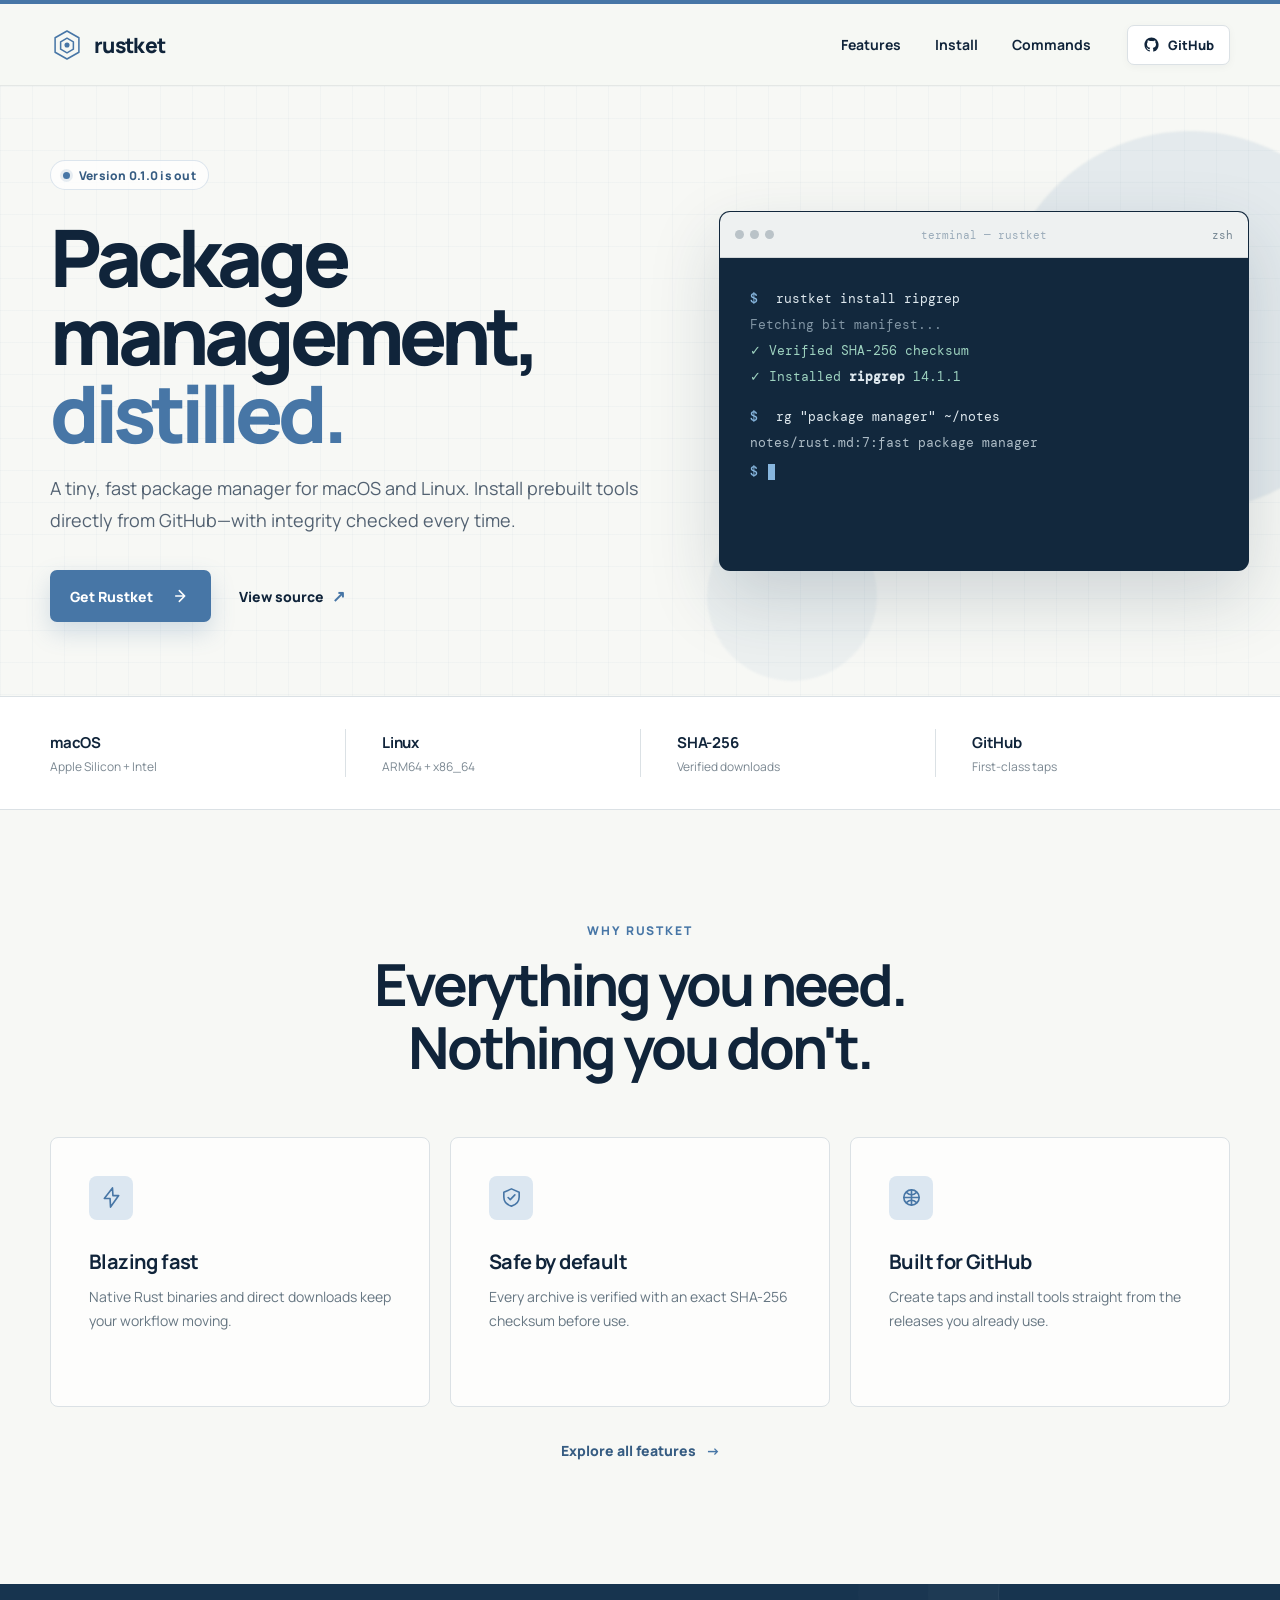
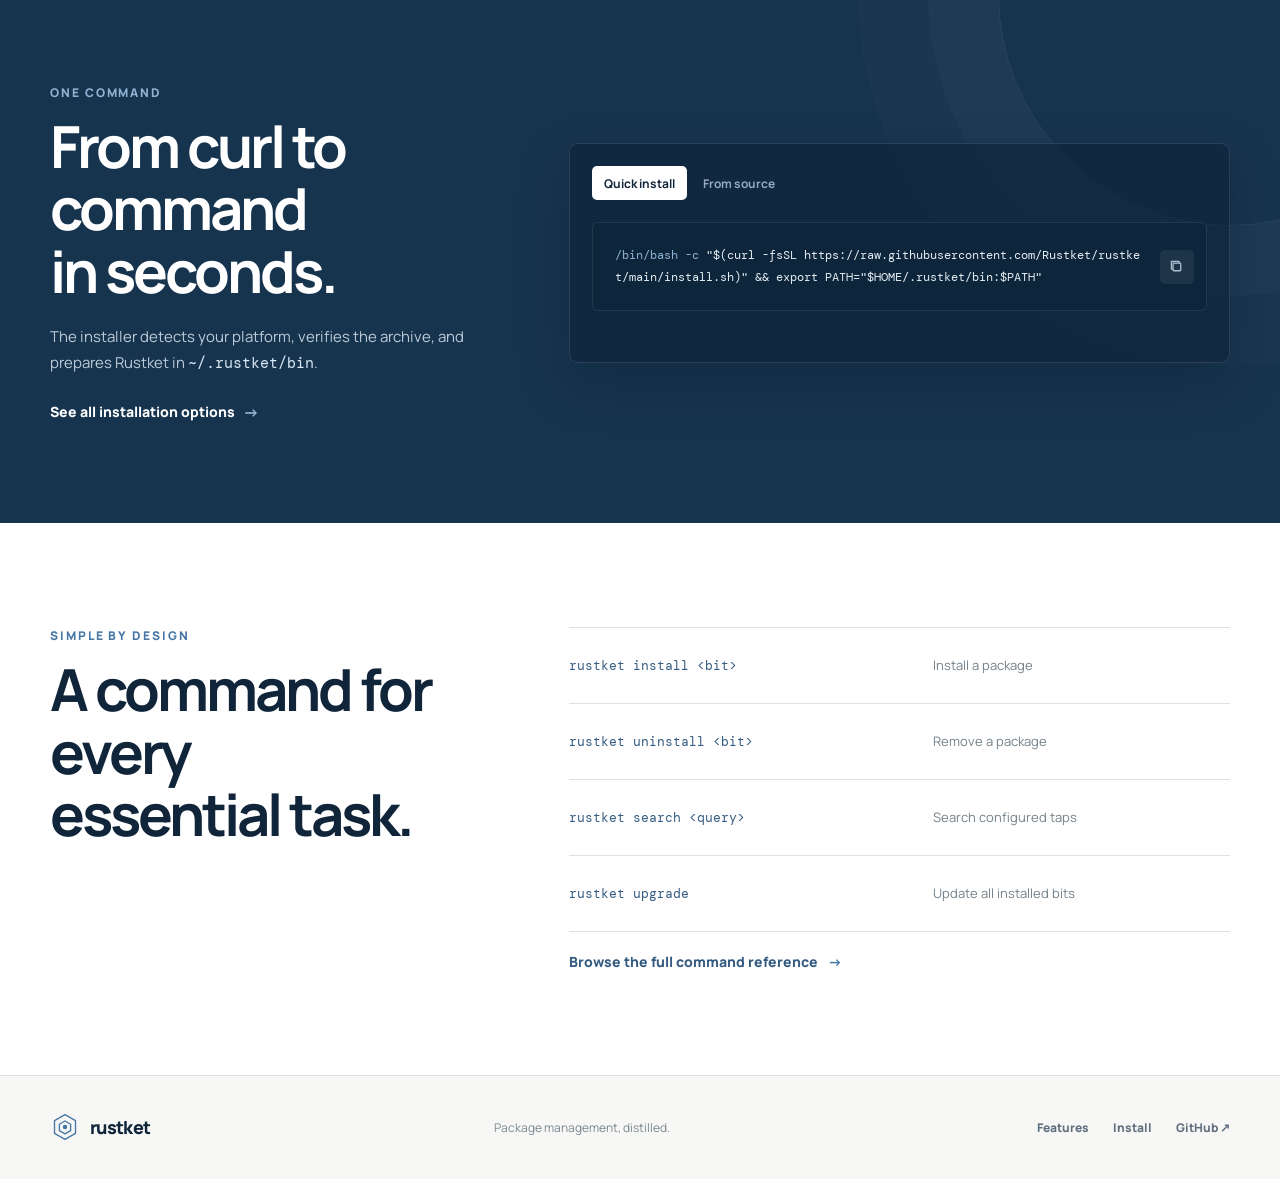
<file: index.html>
<!doctype html>
<html lang="en">
  <head>
    <meta charset="UTF-8" />
    <meta name="viewport" content="width=device-width, initial-scale=1.0" />
    <meta
      name="description"
      content="Rustket is a tiny, fast package manager for macOS and Linux."
    />
    <title>Rustket — Package management, distilled</title>
    <link rel="preconnect" href="https://fonts.googleapis.com" />
    <link rel="preconnect" href="https://fonts.gstatic.com" crossorigin />
    <link
      href="https://fonts.googleapis.com/css2?family=DM+Mono:wght@400;500&family=Manrope:wght@400;500;600;700;800&display=swap"
      rel="stylesheet"
    />
    <link rel="stylesheet" href="styles.css" />
  </head>
  <body>
    <div class="top-rule"></div>

    <header class="nav-shell">
      <nav class="nav container" aria-label="Main navigation">
        <a class="brand" href="#" aria-label="Rustket home">
          <span class="brand-mark" aria-hidden="true">
            <svg viewBox="0 0 40 40" role="img">
              <path d="M20 3.5 34 11.5v17L20 36.5 6 28.5v-17L20 3.5Z" />
              <path d="m20 12 7.5 4.3v8.6L20 29.2l-7.5-4.3v-8.6L20 12Z" />
              <circle cx="20" cy="20" r="3" />
            </svg>
          </span>
          <span>rustket</span>
        </a>

        <div class="nav-links">
          <a href="features.html">Features</a>
          <a href="install.html">Install</a>
          <a href="commands.html">Commands</a>
        </div>

        <a
          class="github-button"
          href="https://github.com/Rustket/rustket"
          target="_blank"
          rel="noreferrer"
        >
          <svg viewBox="0 0 24 24" aria-hidden="true">
            <path
              d="M12 2C6.48 2 2 6.58 2 12.23c0 4.52 2.87 8.35 6.84 9.71.5.1.68-.22.68-.49 0-.24-.01-1.05-.01-1.91-2.78.62-3.37-1.21-3.37-1.21-.45-1.18-1.11-1.49-1.11-1.49-.91-.64.07-.62.07-.62 1 .07 1.53 1.05 1.53 1.05.89 1.57 2.34 1.12 2.91.85.09-.66.35-1.12.63-1.38-2.22-.26-4.55-1.14-4.55-5.08 0-1.12.39-2.04 1.03-2.76-.1-.26-.45-1.31.1-2.72 0 0 .84-.28 2.75 1.05A9.3 9.3 0 0 1 12 6.99c.85 0 1.68.12 2.48.34 1.91-1.33 2.75-1.05 2.75-1.05.55 1.41.2 2.46.1 2.72.64.72 1.03 1.64 1.03 2.76 0 3.95-2.34 4.81-4.57 5.07.36.32.68.94.68 1.9 0 1.38-.01 2.49-.01 2.83 0 .27.18.59.69.49A10.2 10.2 0 0 0 22 12.23C22 6.58 17.52 2 12 2Z"
            />
          </svg>
          <span>GitHub</span>
        </a>
      </nav>
    </header>

    <main>
      <section class="hero">
        <div class="hero-grid container">
          <div class="hero-copy">
            <div class="eyebrow">
              <span class="status-dot"></span>
              Version 0.1.0 is out
            </div>
            <h1>Package management,<br /><em>distilled.</em></h1>
            <p class="hero-lede">
              A tiny, fast package manager for macOS and Linux.
              Install prebuilt tools directly from GitHub—with integrity checked
              every time.
            </p>
            <div class="hero-actions">
              <a class="primary-button" href="install.html">
                Get Rustket
                <svg viewBox="0 0 20 20" aria-hidden="true">
                  <path d="m7 4 6 6-6 6M13 10H3" />
                </svg>
              </a>
              <a
                class="text-button"
                href="https://github.com/Rustket/rustket"
                target="_blank"
                rel="noreferrer"
              >
                View source
                <span aria-hidden="true">↗</span>
              </a>
            </div>
          </div>

          <div class="terminal-wrap" aria-label="Rustket terminal example">
            <div class="orb orb-one"></div>
            <div class="orb orb-two"></div>
            <div class="terminal">
              <div class="terminal-bar">
                <div class="window-dots" aria-hidden="true">
                  <span></span><span></span><span></span>
                </div>
                <span>terminal — rustket</span>
                <span class="terminal-shell">zsh</span>
              </div>
              <div class="terminal-body">
                <div class="terminal-line"><span class="prompt">$</span> rustket install ripgrep</div>
                <div class="terminal-line muted">Fetching bit manifest...</div>
                <div class="terminal-line success">✓ Verified SHA-256 checksum</div>
                <div class="terminal-line success">✓ Installed <strong>ripgrep</strong> 14.1.1</div>
                <div class="terminal-line command-space"><span class="prompt">$</span> rg "package manager" ~/notes</div>
                <div class="terminal-result">notes/rust.md:7:fast package manager</div>
                <div class="terminal-cursor"><span class="prompt">$</span><span class="cursor"></span></div>
              </div>
            </div>
          </div>
        </div>
      </section>

      <section class="proof-strip" aria-label="Rustket highlights">
        <div class="proof container">
          <div><strong>macOS</strong><span>Apple Silicon + Intel</span></div>
          <div><strong>Linux</strong><span>ARM64 + x86_64</span></div>
          <div><strong>SHA-256</strong><span>Verified downloads</span></div>
          <div><strong>GitHub</strong><span>First-class taps</span></div>
        </div>
      </section>

      <section class="features" id="features">
        <div class="container">
          <div class="section-heading">
            <p class="section-kicker">Why Rustket</p>
            <h2>Everything you need.<br />Nothing you don't.</h2>
          </div>

          <div class="feature-grid">
            <article class="feature-card">
              <div class="feature-icon">
                <svg viewBox="0 0 24 24" aria-hidden="true">
                  <path d="M13 2 4.5 13h6L11 22l8.5-12h-6L13 2Z" />
                </svg>
              </div>
              <h3>Blazing fast</h3>
              <p>Native Rust binaries and direct downloads keep your workflow moving.</p>
            </article>
            <article class="feature-card">
              <div class="feature-icon">
                <svg viewBox="0 0 24 24" aria-hidden="true">
                  <path d="M12 3 4 6.5v5.1c0 4.8 3.4 8.1 8 9.4 4.6-1.3 8-4.6 8-9.4V6.5L12 3Z" />
                  <path d="m8.5 12 2.2 2.2 4.8-5" />
                </svg>
              </div>
              <h3>Safe by default</h3>
              <p>Every archive is verified with an exact SHA-256 checksum before use.</p>
            </article>
            <article class="feature-card">
              <div class="feature-icon">
                <svg viewBox="0 0 24 24" aria-hidden="true">
                  <circle cx="12" cy="12" r="8" />
                  <path d="M12 4v16M4 12h16" />
                  <path d="M7 7c3 2.8 7 2.8 10 0M7 17c3-2.8 7-2.8 10 0" />
                </svg>
              </div>
              <h3>Built for GitHub</h3>
              <p>Create taps and install tools straight from the releases you already use.</p>
            </article>
          </div>
          <a class="section-link" href="features.html">
            Explore all features <span aria-hidden="true">→</span>
          </a>
        </div>
      </section>

      <section class="install-section" id="install">
        <div class="container install-grid">
          <div class="install-copy">
            <p class="section-kicker">One command</p>
            <h2>From curl to command<br />in seconds.</h2>
            <p>
              The installer detects your platform, verifies the archive, and
              prepares Rustket in <code>~/.rustket/bin</code>.
            </p>
            <a
              class="text-button dark"
              href="install.html"
            >
              See all installation options <span aria-hidden="true">→</span>
            </a>
          </div>

          <div class="install-card">
            <div class="install-tabs" role="tablist" aria-label="Installation options">
              <button class="install-tab active" role="tab" aria-selected="true" data-target="curl">
                Quick install
              </button>
              <button class="install-tab" role="tab" aria-selected="false" data-target="cargo">
                From source
              </button>
            </div>
            <div class="code-block active" id="curl" role="tabpanel">
              <code><span>/bin/bash -c</span> "$(curl -fsSL https://raw.githubusercontent.com/Rustket/rustket/main/install.sh)" && export PATH="$HOME/.rustket/bin:$PATH"</code>
              <button class="copy-button" type="button" data-copy="/bin/bash -c &quot;$(curl -fsSL https://raw.githubusercontent.com/Rustket/rustket/main/install.sh)&quot; &amp;&amp; export PATH=&quot;$HOME/.rustket/bin:$PATH&quot;" aria-label="Copy install command">
                <svg viewBox="0 0 20 20" aria-hidden="true">
                  <rect x="6" y="6" width="9" height="9" rx="1" />
                  <path d="M13 6V4H4v9h2" />
                </svg>
              </button>
            </div>
            <div class="code-block" id="cargo" role="tabpanel" hidden>
              <code><span>cargo install</span> --git https://github.com/Rustket/rustket.git</code>
              <button class="copy-button" type="button" data-copy="cargo install --git https://github.com/Rustket/rustket.git" aria-label="Copy source install command">
                <svg viewBox="0 0 20 20" aria-hidden="true">
                  <rect x="6" y="6" width="9" height="9" rx="1" />
                  <path d="M13 6V4H4v9h2" />
                </svg>
              </button>
            </div>
            <p class="copy-status" aria-live="polite"></p>
          </div>
        </div>
      </section>

      <section class="commands" id="commands">
        <div class="container commands-grid">
          <div>
            <p class="section-kicker">Simple by design</p>
            <h2>A command for every<br />essential task.</h2>
          </div>
          <div class="command-list">
            <div><code>rustket install &lt;bit&gt;</code><span>Install a package</span></div>
            <div><code>rustket uninstall &lt;bit&gt;</code><span>Remove a package</span></div>
            <div><code>rustket search &lt;query&gt;</code><span>Search configured taps</span></div>
            <div><code>rustket upgrade</code><span>Update all installed bits</span></div>
          </div>
          <a class="section-link command-section-link" href="commands.html">
                Browse the full command reference <span aria-hidden="true">→</span>
          </a>
        </div>
      </section>
    </main>

    <footer>
      <div class="container footer-inner">
        <a class="brand footer-brand" href="index.html">
          <span class="brand-mark" aria-hidden="true">
            <svg viewBox="0 0 40 40">
              <path d="M20 3.5 34 11.5v17L20 36.5 6 28.5v-17L20 3.5Z" />
              <path d="m20 12 7.5 4.3v8.6L20 29.2l-7.5-4.3v-8.6L20 12Z" />
              <circle cx="20" cy="20" r="3" />
            </svg>
          </span>
          <span>rustket</span>
        </a>
        <p>Package management, distilled.</p>
        <a href="features.html">Features</a>
        <a href="install.html">Install</a>
        <a href="https://github.com/Rustket/rustket" target="_blank" rel="noreferrer">GitHub ↗</a>
      </div>
    </footer>

    <script src="script.js"></script>
  </body>
</html>
</file>
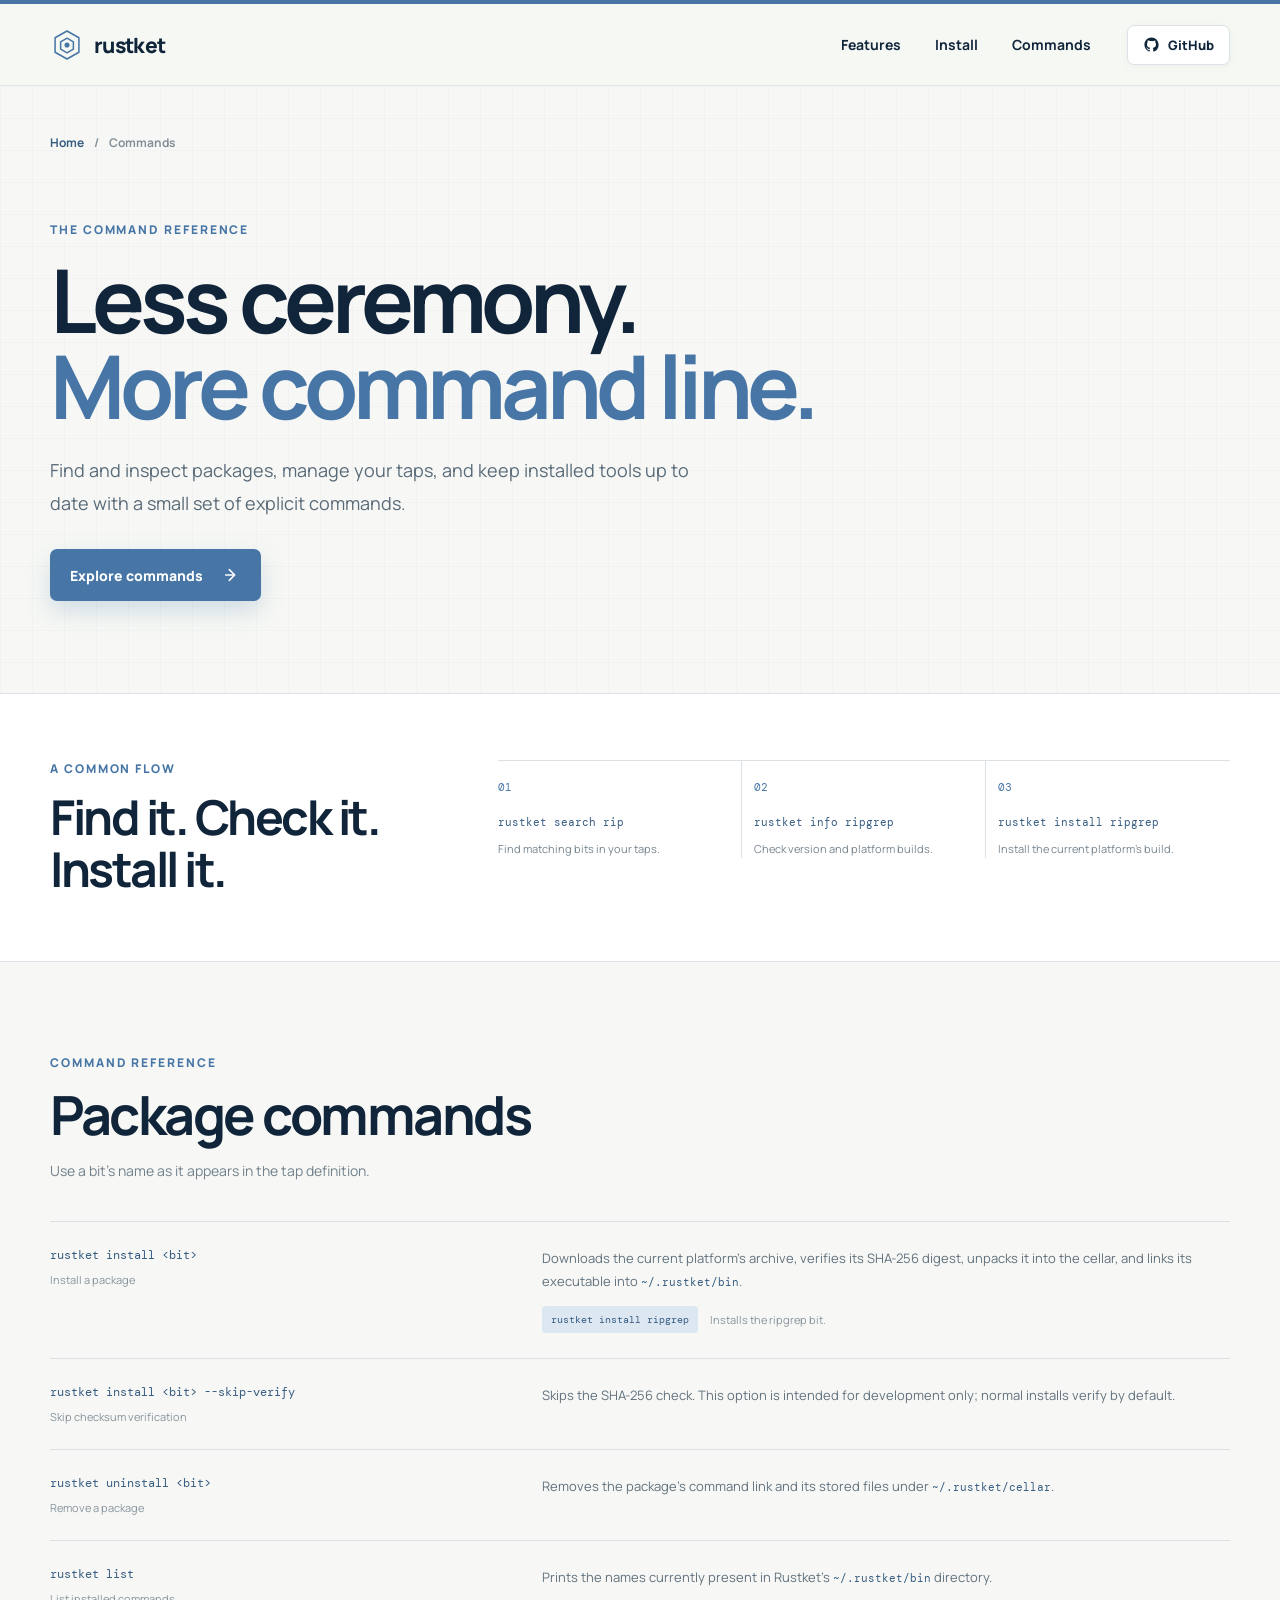
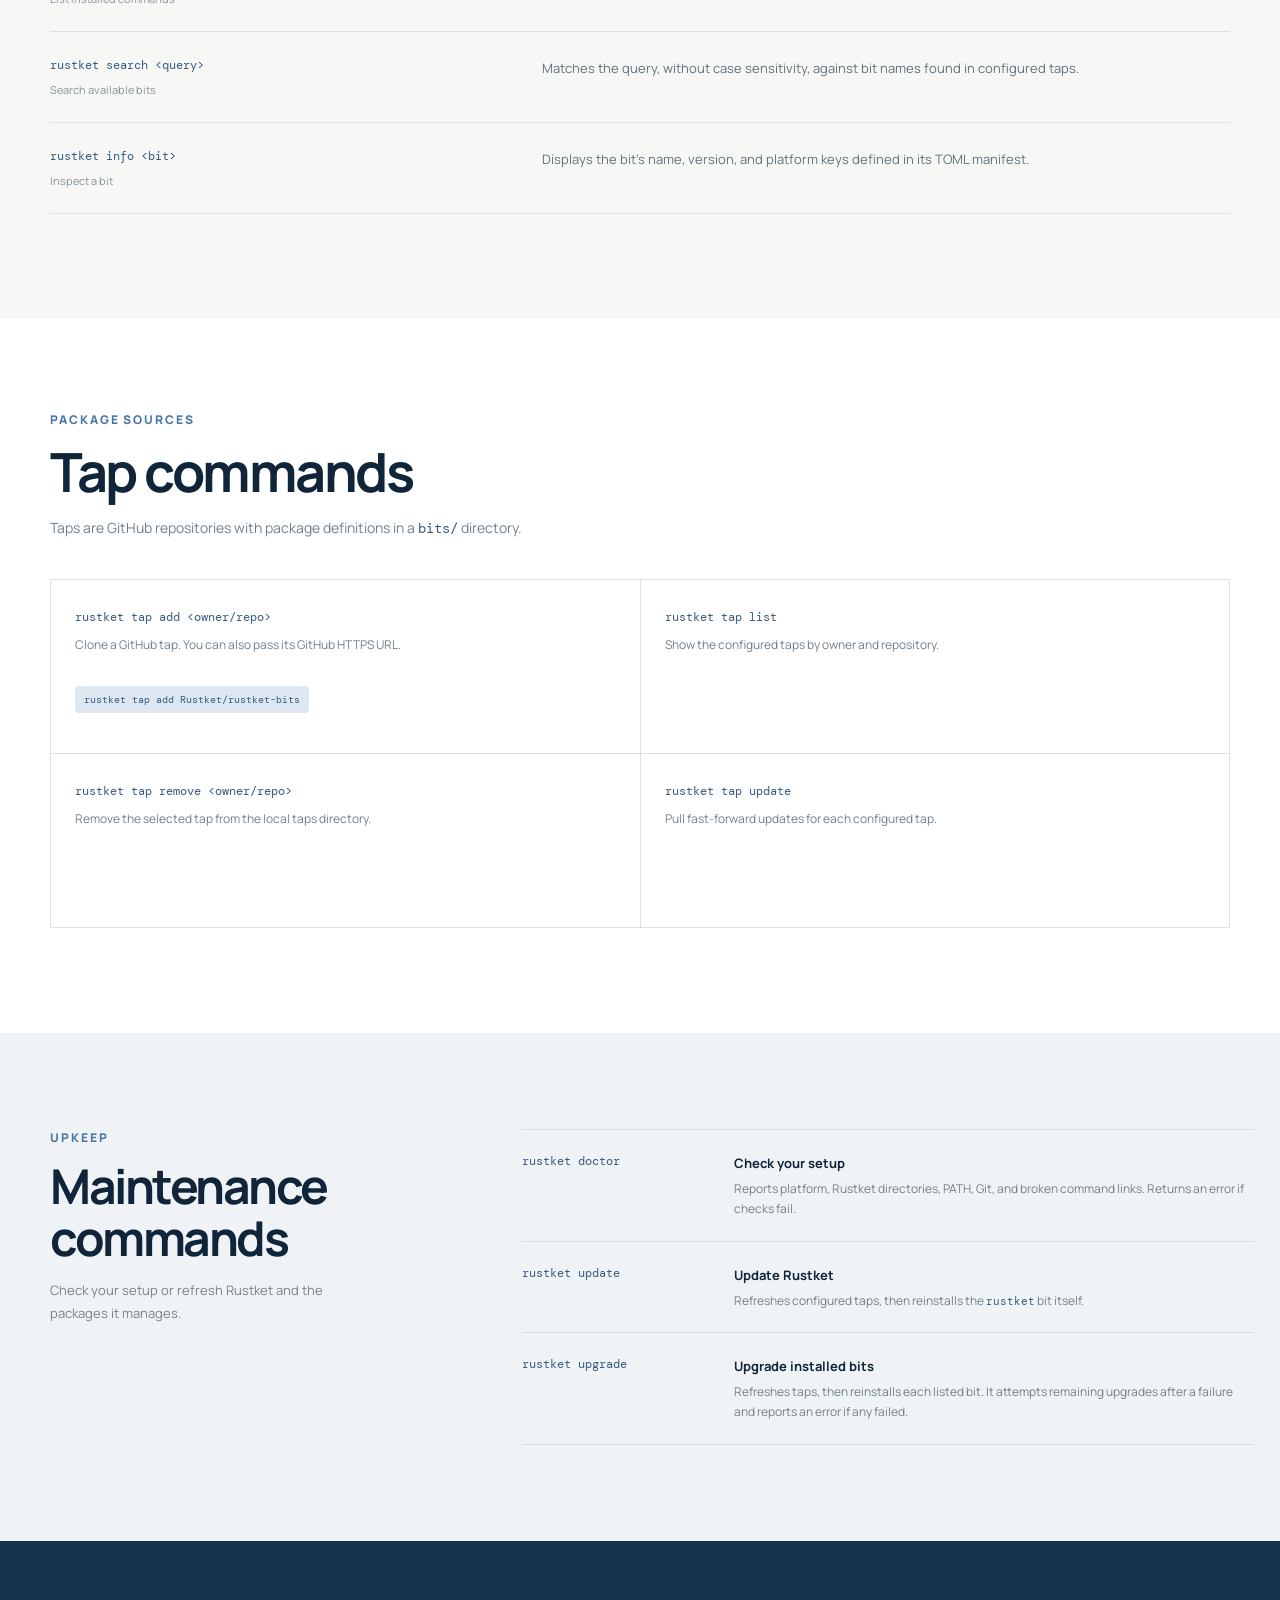
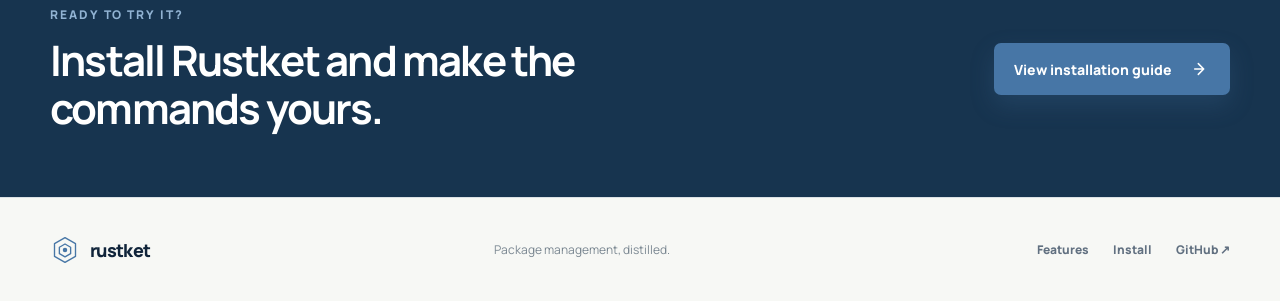
<file: commands.html>
<!doctype html>
<html lang="en">
  <head>
    <meta charset="UTF-8" />
    <meta name="viewport" content="width=device-width, initial-scale=1.0" />
    <meta
      name="description"
      content="A practical reference to Rustket package, tap, and maintenance commands."
    />
    <title>Commands — Rustket</title>
    <link rel="preconnect" href="https://fonts.googleapis.com" />
    <link rel="preconnect" href="https://fonts.gstatic.com" crossorigin />
    <link
      href="https://fonts.googleapis.com/css2?family=DM+Mono:wght@400;500&family=Manrope:wght@400;500;600;700;800&display=swap"
      rel="stylesheet"
    />
    <link rel="stylesheet" href="styles.css" />
  </head>
  <body>
    <div class="top-rule"></div>
    <header class="nav-shell">
      <nav class="nav container" aria-label="Main navigation">
        <a class="brand" href="index.html" aria-label="Rustket home">
          <span class="brand-mark" aria-hidden="true">
            <svg viewBox="0 0 40 40">
              <path d="M20 3.5 34 11.5v17L20 36.5 6 28.5v-17L20 3.5Z" />
              <path d="m20 12 7.5 4.3v8.6L20 29.2l-7.5-4.3v-8.6L20 12Z" />
              <circle cx="20" cy="20" r="3" />
            </svg>
          </span>
          <span>rustket</span>
        </a>
        <div class="nav-links">
          <a href="features.html">Features</a>
          <a href="install.html">Install</a>
          <a href="commands.html" aria-current="page">Commands</a>
        </div>
        <a class="github-button" href="https://github.com/Rustket/rustket" target="_blank" rel="noreferrer">
          <svg viewBox="0 0 24 24" aria-hidden="true">
            <path d="M12 2C6.48 2 2 6.58 2 12.23c0 4.52 2.87 8.35 6.84 9.71.5.1.68-.22.68-.49 0-.24-.01-1.05-.01-1.91-2.78.62-3.37-1.21-3.37-1.21-.45-1.18-1.11-1.49-1.11-1.49-.91-.64.07-.62.07-.62 1 .07 1.53 1.05 1.53 1.05.89 1.57 2.34 1.12 2.91.85.09-.66.35-1.12.63-1.38-2.22-.26-4.55-1.14-4.55-5.08 0-1.12.39-2.04 1.03-2.76-.1-.26-.45-1.31.1-2.72 0 0 .84-.28 2.75 1.05A9.3 9.3 0 0 1 12 6.99c.85 0 1.68.12 2.48.34 1.91-1.33 2.75-1.05 2.75-1.05.55 1.41.2 2.46.1 2.72.64.72 1.03 1.64 1.03 2.76 0 3.95-2.34 4.81-4.57 5.07.36.32.68.94.68 1.9 0 1.38-.01 2.49-.01 2.83 0 .27.18.59.69.49A10.2 10.2 0 0 0 22 12.23C22 6.58 17.52 2 12 2Z" />
          </svg>
          <span>GitHub</span>
        </a>
      </nav>
    </header>

    <main>
      <section class="detail-hero command-hero">
        <div class="container">
          <p class="breadcrumb"><a href="index.html">Home</a><span>/</span> Commands</p>
          <p class="section-kicker">The command reference</p>
          <h1>Less ceremony.<br /><em>More command line.</em></h1>
          <p class="detail-lede">
            Find and inspect packages, manage your taps, and keep installed
            tools up to date with a small set of explicit commands.
          </p>
          <a class="primary-button" href="#package-commands">
            Explore commands
            <svg viewBox="0 0 20 20" aria-hidden="true"><path d="m7 4 6 6-6 6M13 10H3" /></svg>
          </a>
        </div>
      </section>

      <section class="command-quickstart">
        <div class="container quickstart-grid">
          <div>
            <p class="section-kicker">A common flow</p>
            <h2>Find it. Check it.<br />Install it.</h2>
          </div>
          <div class="quickstart-steps">
            <div><span>01</span><code>rustket search rip</code><p>Find matching bits in your taps.</p></div>
            <div><span>02</span><code>rustket info ripgrep</code><p>Check version and platform builds.</p></div>
            <div><span>03</span><code>rustket install ripgrep</code><p>Install the current platform's build.</p></div>
          </div>
        </div>
      </section>

      <section class="command-reference" id="package-commands">
        <div class="container">
          <div class="reference-header">
            <p class="section-kicker">Command reference</p>
            <h2>Package commands</h2>
            <p>Use a bit's name as it appears in the tap definition.</p>
          </div>
          <div class="reference-list">
            <article class="reference-row">
              <div class="command-syntax"><code>rustket install &lt;bit&gt;</code><span>Install a package</span></div>
              <div class="command-explanation">
                <p>Downloads the current platform's archive, verifies its SHA-256 digest, unpacks it into the cellar, and links its executable into <code>~/.rustket/bin</code>.</p>
                <div class="syntax-note"><code>rustket install ripgrep</code><span>Installs the ripgrep bit.</span></div>
              </div>
            </article>
            <article class="reference-row">
              <div class="command-syntax"><code>rustket install &lt;bit&gt; --skip-verify</code><span>Skip checksum verification</span></div>
              <div class="command-explanation">
                <p>Skips the SHA-256 check. This option is intended for development only; normal installs verify by default.</p>
              </div>
            </article>
            <article class="reference-row">
              <div class="command-syntax"><code>rustket uninstall &lt;bit&gt;</code><span>Remove a package</span></div>
              <div class="command-explanation">
                <p>Removes the package's command link and its stored files under <code>~/.rustket/cellar</code>.</p>
              </div>
            </article>
            <article class="reference-row">
              <div class="command-syntax"><code>rustket list</code><span>List installed commands</span></div>
              <div class="command-explanation">
                <p>Prints the names currently present in Rustket's <code>~/.rustket/bin</code> directory.</p>
              </div>
            </article>
            <article class="reference-row">
              <div class="command-syntax"><code>rustket search &lt;query&gt;</code><span>Search available bits</span></div>
              <div class="command-explanation">
                <p>Matches the query, without case sensitivity, against bit names found in configured taps.</p>
              </div>
            </article>
            <article class="reference-row">
              <div class="command-syntax"><code>rustket info &lt;bit&gt;</code><span>Inspect a bit</span></div>
              <div class="command-explanation">
                <p>Displays the bit's name, version, and platform keys defined in its TOML manifest.</p>
              </div>
            </article>
          </div>
        </div>
      </section>

      <section class="tap-reference" id="tap-commands">
        <div class="container">
          <div class="reference-header">
            <p class="section-kicker">Package sources</p>
            <h2>Tap commands</h2>
            <p>Taps are GitHub repositories with package definitions in a <code>bits/</code> directory.</p>
          </div>
          <div class="tap-command-grid">
            <article>
              <code>rustket tap add &lt;owner/repo&gt;</code>
              <p>Clone a GitHub tap. You can also pass its GitHub HTTPS URL.</p>
              <span class="tap-example">rustket tap add Rustket/rustket-bits</span>
            </article>
            <article>
              <code>rustket tap list</code>
              <p>Show the configured taps by owner and repository.</p>
            </article>
            <article>
              <code>rustket tap remove &lt;owner/repo&gt;</code>
              <p>Remove the selected tap from the local taps directory.</p>
            </article>
            <article>
              <code>rustket tap update</code>
              <p>Pull fast-forward updates for each configured tap.</p>
            </article>
          </div>
        </div>
      </section>

      <section class="maintenance-reference" id="maintenance-commands">
        <div class="container maintenance-grid">
          <div>
            <p class="section-kicker">Upkeep</p>
            <h2>Maintenance<br />commands</h2>
            <p>Check your setup or refresh Rustket and the packages it manages.</p>
          </div>
          <div class="maintenance-list">
            <article>
              <code>rustket doctor</code>
              <div><strong>Check your setup</strong><p>Reports platform, Rustket directories, PATH, Git, and broken command links. Returns an error if checks fail.</p></div>
            </article>
            <article>
              <code>rustket update</code>
              <div><strong>Update Rustket</strong><p>Refreshes configured taps, then reinstalls the <code>rustket</code> bit itself.</p></div>
            </article>
            <article>
              <code>rustket upgrade</code>
              <div><strong>Upgrade installed bits</strong><p>Refreshes taps, then reinstalls each listed bit. It attempts remaining upgrades after a failure and reports an error if any failed.</p></div>
            </article>
          </div>
        </div>
      </section>

      <section class="detail-cta">
        <div class="container detail-cta-inner">
          <div>
            <p class="section-kicker">Ready to try it?</p>
            <h2>Install Rustket and make the commands yours.</h2>
          </div>
          <a class="primary-button" href="install.html">
            View installation guide
            <svg viewBox="0 0 20 20" aria-hidden="true"><path d="m7 4 6 6-6 6M13 10H3" /></svg>
          </a>
        </div>
      </section>
    </main>

    <footer>
      <div class="container footer-inner">
        <a class="brand footer-brand" href="index.html">
          <span class="brand-mark" aria-hidden="true"><svg viewBox="0 0 40 40"><path d="M20 3.5 34 11.5v17L20 36.5 6 28.5v-17L20 3.5Z" /><path d="m20 12 7.5 4.3v8.6L20 29.2l-7.5-4.3v-8.6L20 12Z" /><circle cx="20" cy="20" r="3" /></svg></span>
          <span>rustket</span>
        </a>
        <p>Package management, distilled.</p>
        <a href="features.html">Features</a>
        <a href="install.html">Install</a>
        <a href="https://github.com/Rustket/rustket" target="_blank" rel="noreferrer">GitHub ↗</a>
      </div>
    </footer>
  </body>
</html>
</file>
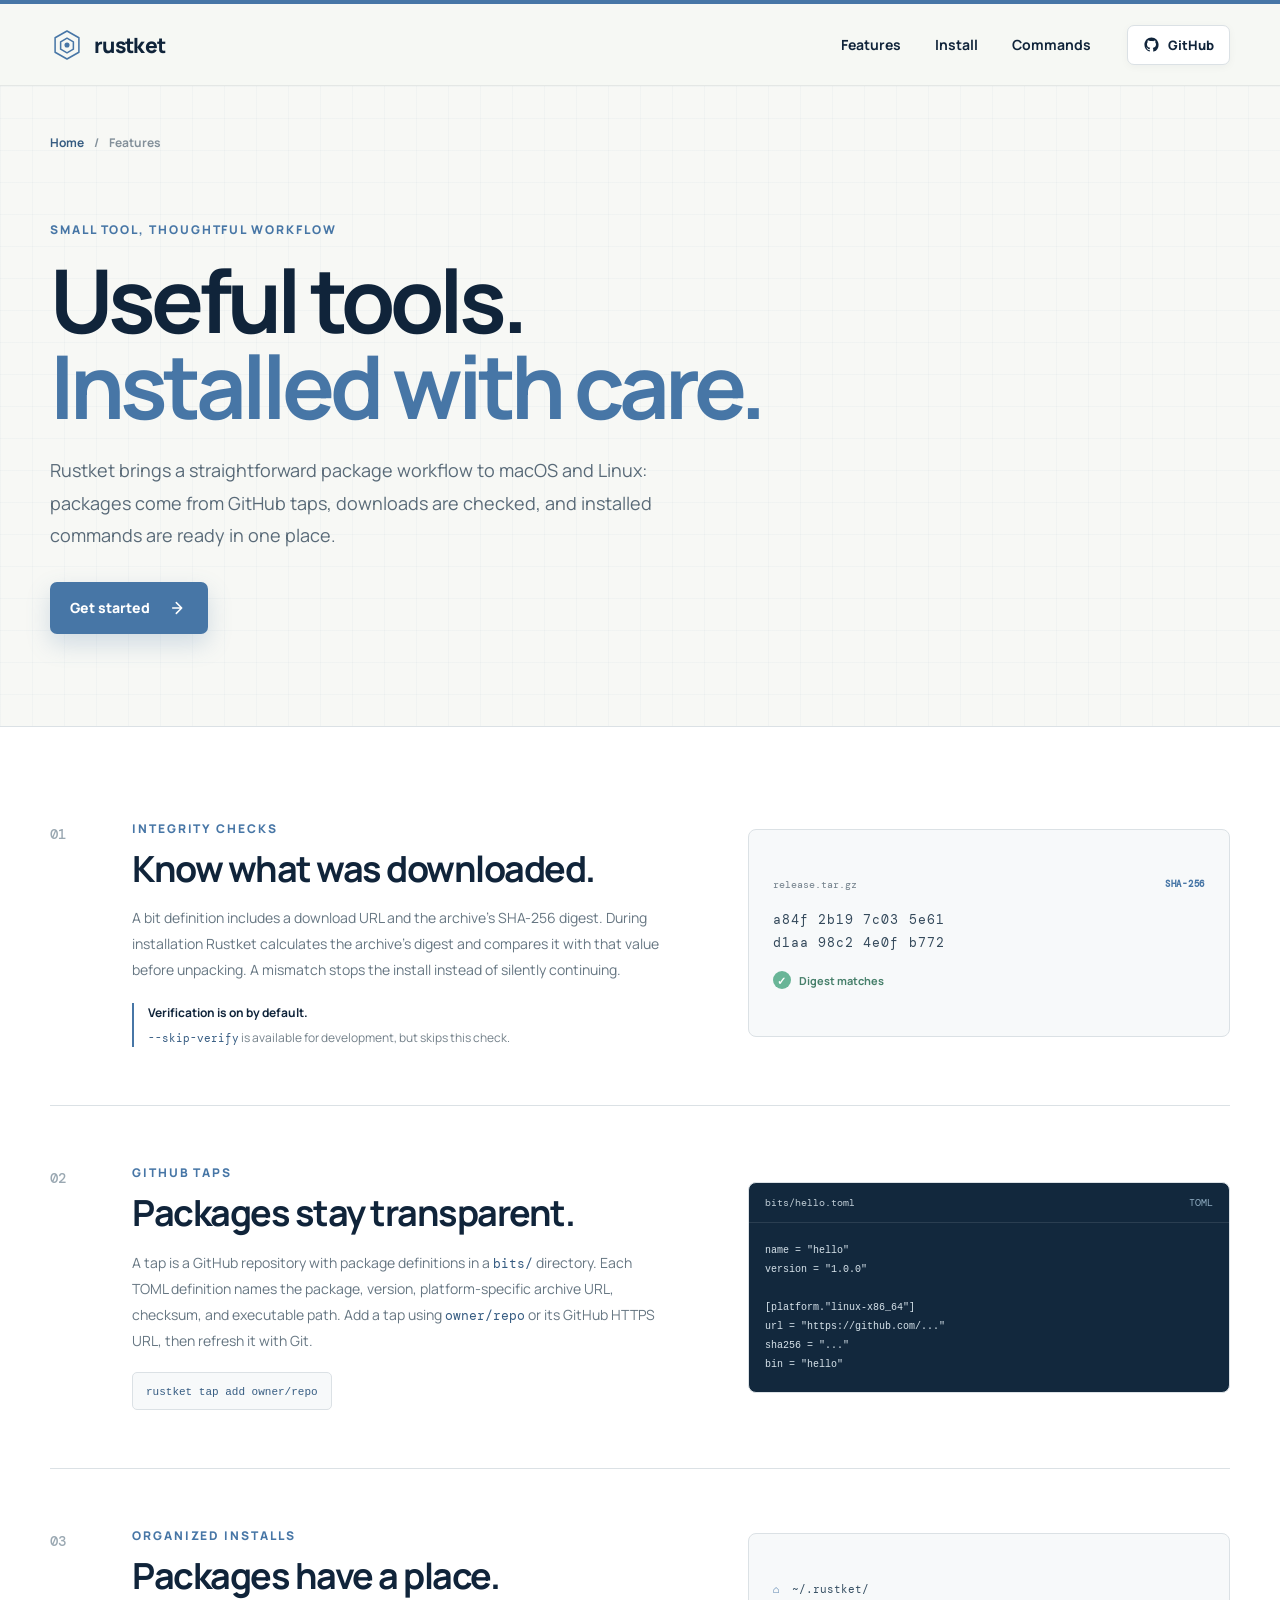
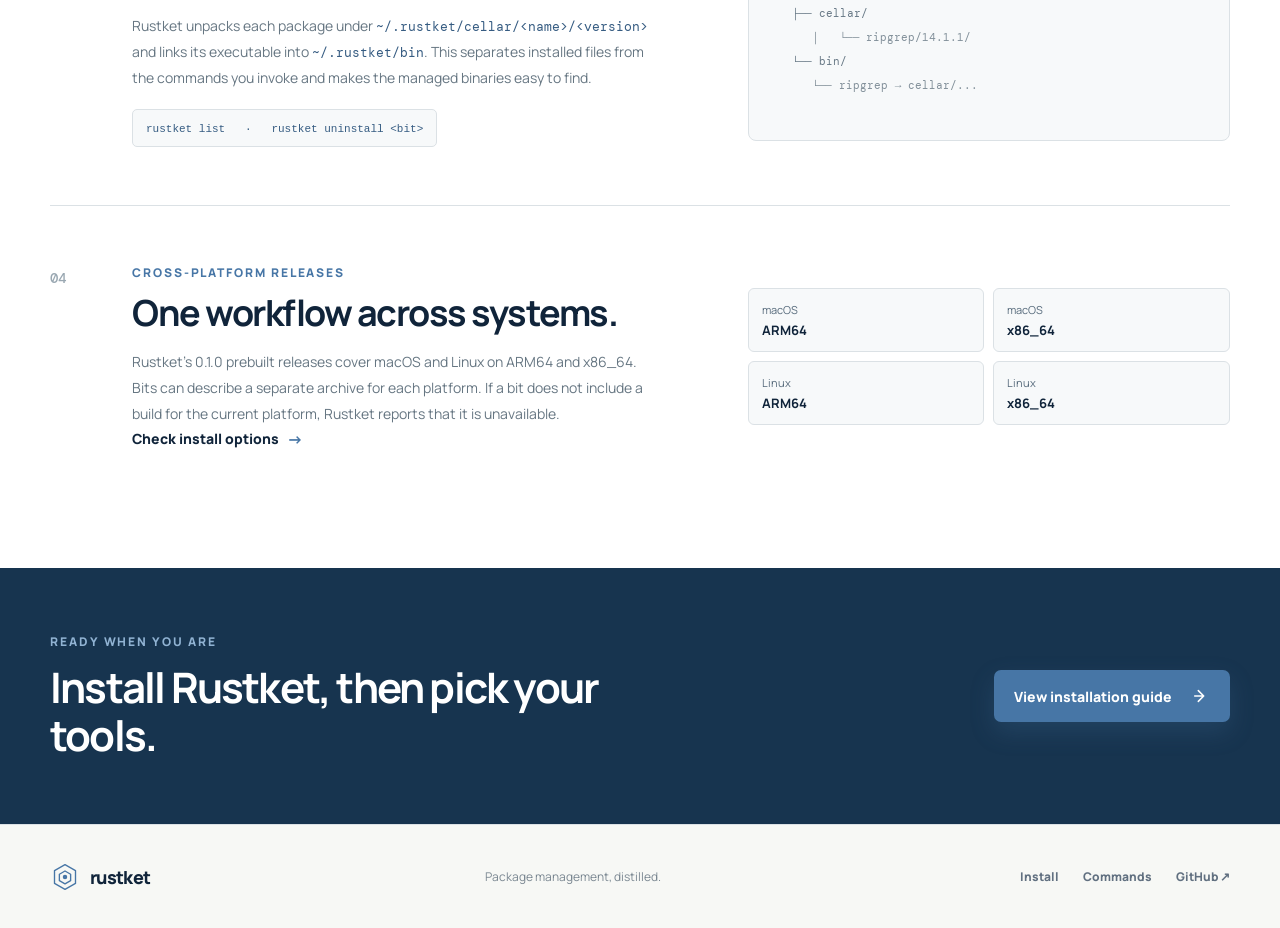
<file: features.html>
<!doctype html>
<html lang="en">
  <head>
    <meta charset="UTF-8" />
    <meta name="viewport" content="width=device-width, initial-scale=1.0" />
    <meta
      name="description"
      content="Explore Rustket's checksum-verified installs, GitHub taps, and simple package workflow."
    />
    <title>Features — Rustket</title>
    <link rel="preconnect" href="https://fonts.googleapis.com" />
    <link rel="preconnect" href="https://fonts.gstatic.com" crossorigin />
    <link
      href="https://fonts.googleapis.com/css2?family=DM+Mono:wght@400;500&family=Manrope:wght@400;500;600;700;800&display=swap"
      rel="stylesheet"
    />
    <link rel="stylesheet" href="styles.css" />
  </head>
  <body>
    <div class="top-rule"></div>
    <header class="nav-shell">
      <nav class="nav container" aria-label="Main navigation">
        <a class="brand" href="index.html" aria-label="Rustket home">
          <span class="brand-mark" aria-hidden="true">
            <svg viewBox="0 0 40 40">
              <path d="M20 3.5 34 11.5v17L20 36.5 6 28.5v-17L20 3.5Z" />
              <path d="m20 12 7.5 4.3v8.6L20 29.2l-7.5-4.3v-8.6L20 12Z" />
              <circle cx="20" cy="20" r="3" />
            </svg>
          </span>
          <span>rustket</span>
        </a>
        <div class="nav-links">
          <a href="features.html" aria-current="page">Features</a>
          <a href="install.html">Install</a>
          <a href="commands.html">Commands</a>
        </div>
        <a class="github-button" href="https://github.com/Rustket/rustket" target="_blank" rel="noreferrer">
          <svg viewBox="0 0 24 24" aria-hidden="true">
            <path d="M12 2C6.48 2 2 6.58 2 12.23c0 4.52 2.87 8.35 6.84 9.71.5.1.68-.22.68-.49 0-.24-.01-1.05-.01-1.91-2.78.62-3.37-1.21-3.37-1.21-.45-1.18-1.11-1.49-1.11-1.49-.91-.64.07-.62.07-.62 1 .07 1.53 1.05 1.53 1.05.89 1.57 2.34 1.12 2.91.85.09-.66.35-1.12.63-1.38-2.22-.26-4.55-1.14-4.55-5.08 0-1.12.39-2.04 1.03-2.76-.1-.26-.45-1.31.1-2.72 0 0 .84-.28 2.75 1.05A9.3 9.3 0 0 1 12 6.99c.85 0 1.68.12 2.48.34 1.91-1.33 2.75-1.05 2.75-1.05.55 1.41.2 2.46.1 2.72.64.72 1.03 1.64 1.03 2.76 0 3.95-2.34 4.81-4.57 5.07.36.32.68.94.68 1.9 0 1.38-.01 2.49-.01 2.83 0 .27.18.59.69.49A10.2 10.2 0 0 0 22 12.23C22 6.58 17.52 2 12 2Z" />
          </svg>
          <span>GitHub</span>
        </a>
      </nav>
    </header>

    <main>
      <section class="detail-hero">
        <div class="container">
          <p class="breadcrumb"><a href="index.html">Home</a><span>/</span> Features</p>
          <p class="section-kicker">Small tool, thoughtful workflow</p>
          <h1>Useful tools.<br /><em>Installed with care.</em></h1>
          <p class="detail-lede">
            Rustket brings a straightforward package workflow to macOS and Linux:
            packages come from GitHub taps, downloads are checked, and installed
            commands are ready in one place.
          </p>
          <a class="primary-button" href="install.html">
            Get started
            <svg viewBox="0 0 20 20" aria-hidden="true"><path d="m7 4 6 6-6 6M13 10H3" /></svg>
          </a>
        </div>
      </section>

      <section class="detail-content">
        <div class="container">
          <article class="feature-detail">
            <div class="detail-number">01</div>
            <div>
              <p class="section-kicker">Integrity checks</p>
              <h2>Know what was downloaded.</h2>
              <p>
                A bit definition includes a download URL and the archive's
                SHA-256 digest. During installation Rustket calculates the
                archive's digest and compares it with that value before
                unpacking. A mismatch stops the install instead of silently
                continuing.
              </p>
              <div class="detail-note">
                <strong>Verification is on by default.</strong>
                <span><code>--skip-verify</code> is available for development, but skips this check.</span>
              </div>
            </div>
            <div class="detail-visual checksum-visual" aria-hidden="true">
              <div class="check-row"><span>release.tar.gz</span><strong>SHA-256</strong></div>
              <div class="digest">a84f 2b19 7c03 5e61<br />d1aa 98c2 4e0f b772</div>
              <div class="verified"><span>✓</span> Digest matches</div>
            </div>
          </article>

          <article class="feature-detail">
            <div class="detail-number">02</div>
            <div>
              <p class="section-kicker">GitHub taps</p>
              <h2>Packages stay transparent.</h2>
              <p>
                A tap is a GitHub repository with package definitions in a
                <code>bits/</code> directory. Each TOML definition names the
                package, version, platform-specific archive URL, checksum, and
                executable path. Add a tap using <code>owner/repo</code> or its
                GitHub HTTPS URL, then refresh it with Git.
              </p>
              <div class="inline-command"><code>rustket tap add owner/repo</code></div>
            </div>
            <div class="detail-visual manifest-visual" aria-label="Example Rustket bit definition">
              <div class="manifest-top"><span>bits/hello.toml</span><span>TOML</span></div>
              <pre><code>name = "hello"
version = "1.0.0"

[platform."linux-x86_64"]
url = "https://github.com/..."
sha256 = "..."
bin = "hello"</code></pre>
            </div>
          </article>

          <article class="feature-detail">
            <div class="detail-number">03</div>
            <div>
              <p class="section-kicker">Organized installs</p>
              <h2>Packages have a place.</h2>
              <p>
                Rustket unpacks each package under
                <code>~/.rustket/cellar/&lt;name&gt;/&lt;version&gt;</code> and
                links its executable into <code>~/.rustket/bin</code>. This
                separates installed files from the commands you invoke and
                makes the managed binaries easy to find.
              </p>
              <div class="inline-command"><code>rustket list&nbsp;&nbsp; · &nbsp;&nbsp;rustket uninstall &lt;bit&gt;</code></div>
            </div>
            <div class="detail-visual tree-visual" aria-label="Rustket installation directories">
              <div><span class="tree-icon">⌂</span> ~/.rustket/</div>
              <div class="tree-child">├── cellar/</div>
              <div class="tree-child tree-grandchild">│&nbsp;&nbsp; └── ripgrep/14.1.1/</div>
              <div class="tree-child">└── bin/</div>
              <div class="tree-child tree-grandchild">└── ripgrep → cellar/...</div>
            </div>
          </article>

          <article class="feature-detail">
            <div class="detail-number">04</div>
            <div>
              <p class="section-kicker">Cross-platform releases</p>
              <h2>One workflow across systems.</h2>
              <p>
                Rustket's 0.1.0 prebuilt releases cover macOS and Linux on
                ARM64 and x86_64. Bits can describe a separate archive for each
                platform. If a bit does not include a build for the current
                platform, Rustket reports that it is unavailable.
              </p>
              <a class="text-button" href="install.html">
                Check install options <span aria-hidden="true">→</span>
              </a>
            </div>
            <div class="platform-chips" aria-label="Supported release platforms">
              <span>macOS <b>ARM64</b></span>
              <span>macOS <b>x86_64</b></span>
              <span>Linux <b>ARM64</b></span>
              <span>Linux <b>x86_64</b></span>
            </div>
          </article>
        </div>
      </section>

      <section class="detail-cta">
        <div class="container detail-cta-inner">
          <div>
            <p class="section-kicker">Ready when you are</p>
            <h2>Install Rustket, then pick your tools.</h2>
          </div>
          <a class="primary-button" href="install.html">
            View installation guide
            <svg viewBox="0 0 20 20" aria-hidden="true"><path d="m7 4 6 6-6 6M13 10H3" /></svg>
          </a>
        </div>
      </section>
    </main>

    <footer>
      <div class="container footer-inner">
        <a class="brand footer-brand" href="index.html">
          <span class="brand-mark" aria-hidden="true"><svg viewBox="0 0 40 40"><path d="M20 3.5 34 11.5v17L20 36.5 6 28.5v-17L20 3.5Z" /><path d="m20 12 7.5 4.3v8.6L20 29.2l-7.5-4.3v-8.6L20 12Z" /><circle cx="20" cy="20" r="3" /></svg></span>
          <span>rustket</span>
        </a>
        <p>Package management, distilled.</p>
        <a href="install.html">Install</a>
        <a href="commands.html">Commands</a>
        <a href="https://github.com/Rustket/rustket" target="_blank" rel="noreferrer">GitHub ↗</a>
      </div>
    </footer>
  </body>
</html>
</file>
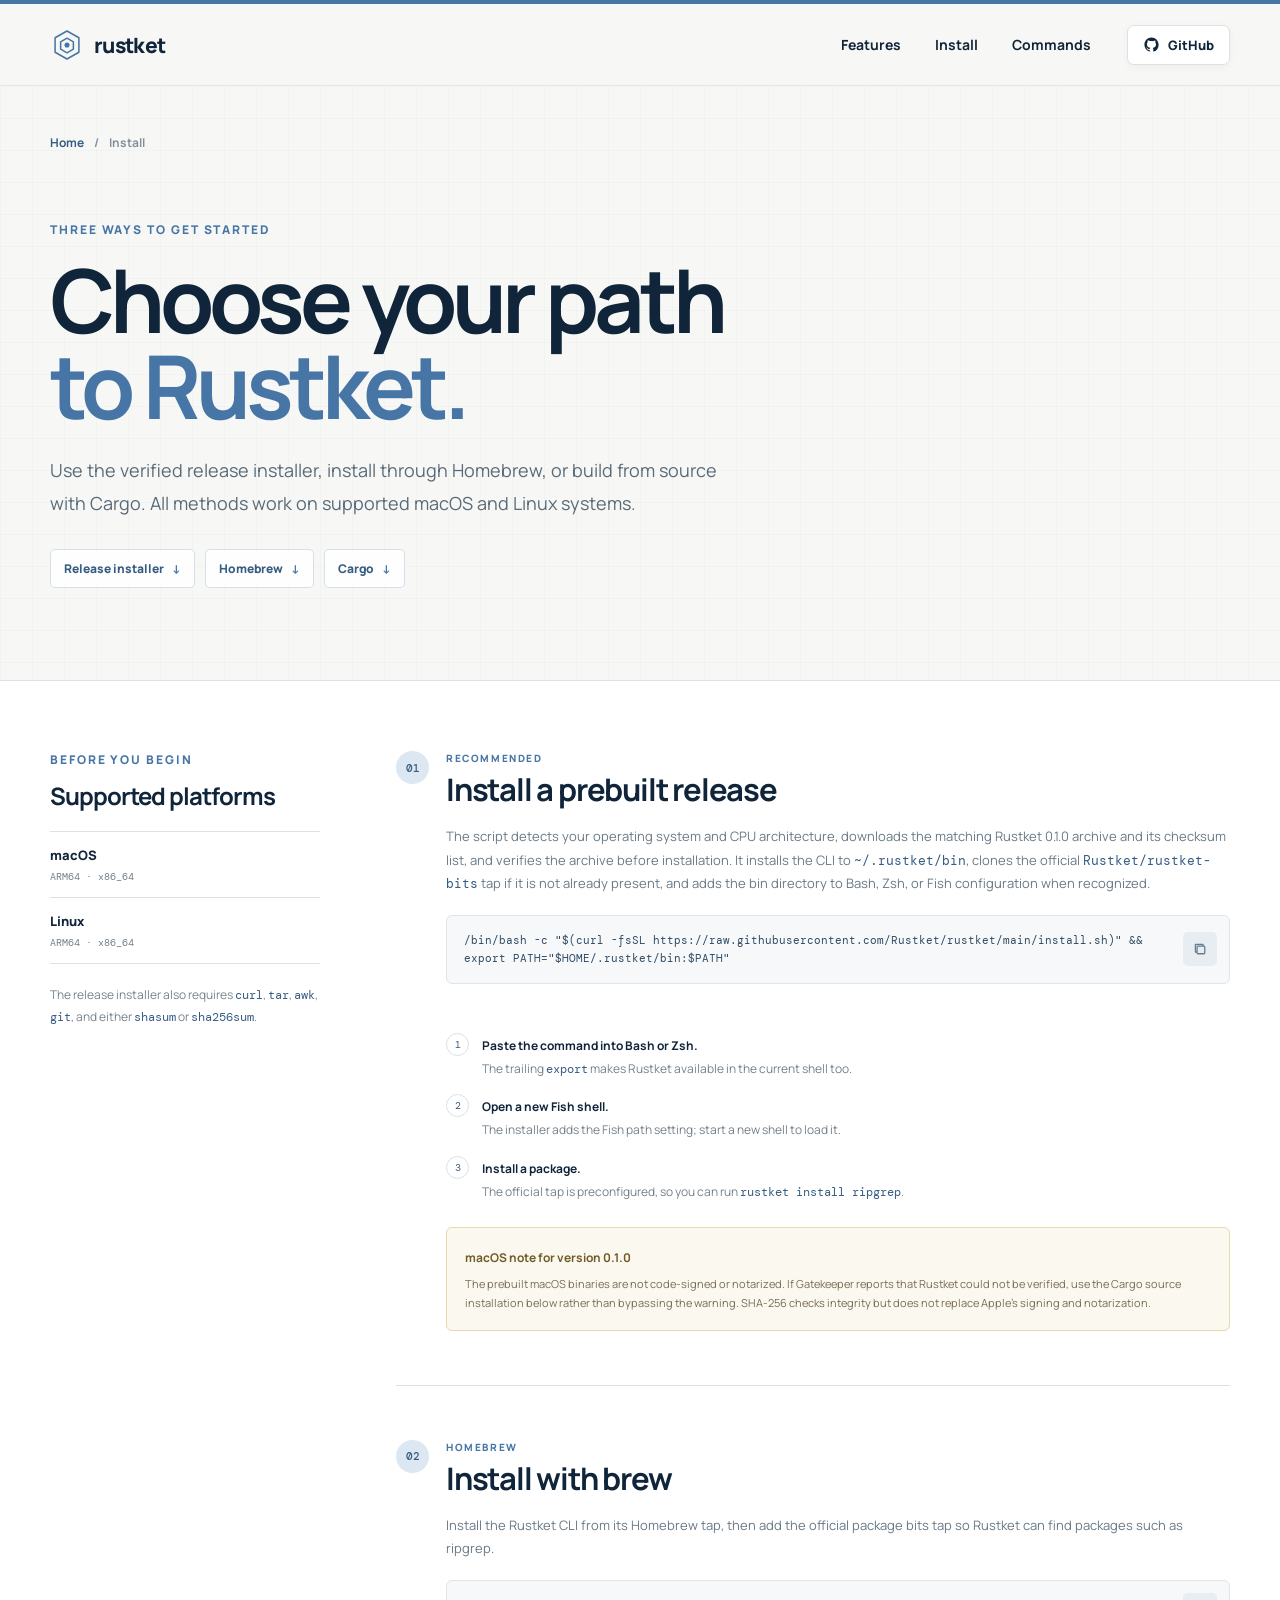
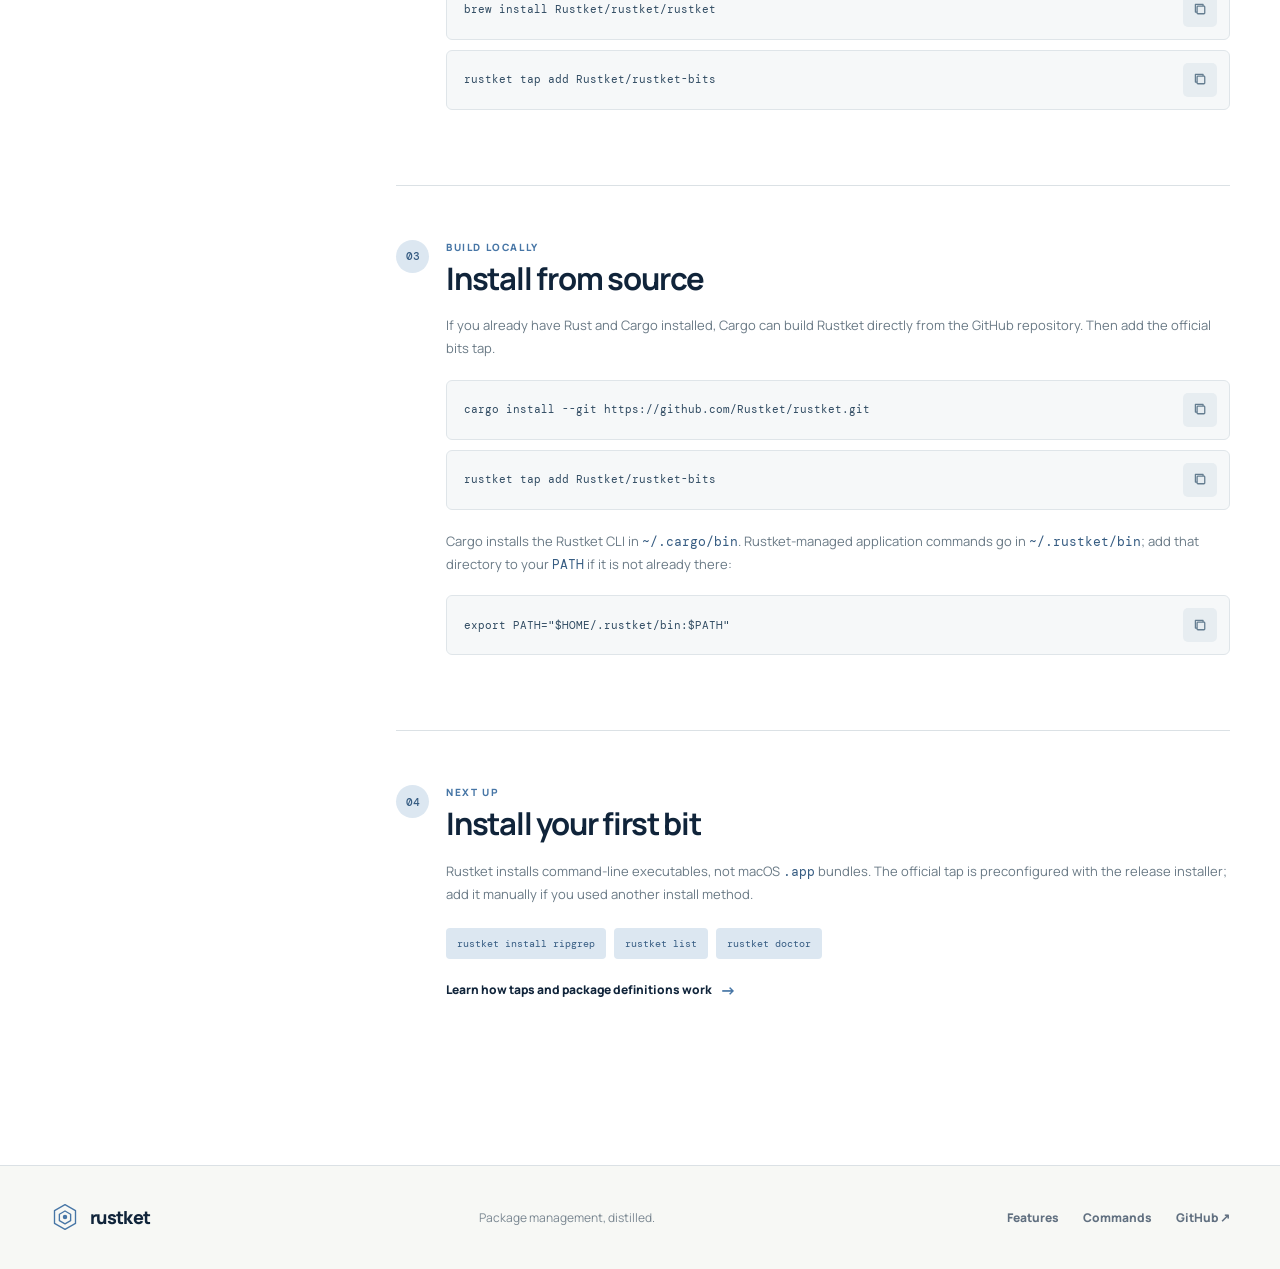
<file: install.html>
<!doctype html>
<html lang="en">
  <head>
    <meta charset="UTF-8" />
    <meta name="viewport" content="width=device-width, initial-scale=1.0" />
    <meta
      name="description"
      content="Install Rustket on macOS or Linux with the release installer, Homebrew, or Cargo."
    />
    <title>Install — Rustket</title>
    <link rel="preconnect" href="https://fonts.googleapis.com" />
    <link rel="preconnect" href="https://fonts.gstatic.com" crossorigin />
    <link
      href="https://fonts.googleapis.com/css2?family=DM+Mono:wght@400;500&family=Manrope:wght@400;500;600;700;800&display=swap"
      rel="stylesheet"
    />
    <link rel="stylesheet" href="styles.css" />
  </head>
  <body>
    <div class="top-rule"></div>
    <header class="nav-shell">
      <nav class="nav container" aria-label="Main navigation">
        <a class="brand" href="index.html" aria-label="Rustket home">
          <span class="brand-mark" aria-hidden="true">
            <svg viewBox="0 0 40 40">
              <path d="M20 3.5 34 11.5v17L20 36.5 6 28.5v-17L20 3.5Z" />
              <path d="m20 12 7.5 4.3v8.6L20 29.2l-7.5-4.3v-8.6L20 12Z" />
              <circle cx="20" cy="20" r="3" />
            </svg>
          </span>
          <span>rustket</span>
        </a>
        <div class="nav-links">
          <a href="features.html">Features</a>
          <a href="install.html" aria-current="page">Install</a>
          <a href="commands.html">Commands</a>
        </div>
        <a class="github-button" href="https://github.com/Rustket/rustket" target="_blank" rel="noreferrer">
          <svg viewBox="0 0 24 24" aria-hidden="true">
            <path d="M12 2C6.48 2 2 6.58 2 12.23c0 4.52 2.87 8.35 6.84 9.71.5.1.68-.22.68-.49 0-.24-.01-1.05-.01-1.91-2.78.62-3.37-1.21-3.37-1.21-.45-1.18-1.11-1.49-1.11-1.49-.91-.64.07-.62.07-.62 1 .07 1.53 1.05 1.53 1.05.89 1.57 2.34 1.12 2.91.85.09-.66.35-1.12.63-1.38-2.22-.26-4.55-1.14-4.55-5.08 0-1.12.39-2.04 1.03-2.76-.1-.26-.45-1.31.1-2.72 0 0 .84-.28 2.75 1.05A9.3 9.3 0 0 1 12 6.99c.85 0 1.68.12 2.48.34 1.91-1.33 2.75-1.05 2.75-1.05.55 1.41.2 2.46.1 2.72.64.72 1.03 1.64 1.03 2.76 0 3.95-2.34 4.81-4.57 5.07.36.32.68.94.68 1.9 0 1.38-.01 2.49-.01 2.83 0 .27.18.59.69.49A10.2 10.2 0 0 0 22 12.23C22 6.58 17.52 2 12 2Z" />
          </svg>
          <span>GitHub</span>
        </a>
      </nav>
    </header>

    <main>
      <section class="detail-hero install-hero">
        <div class="container">
          <p class="breadcrumb"><a href="index.html">Home</a><span>/</span> Install</p>
          <p class="section-kicker">Three ways to get started</p>
          <h1>Choose your path<br /><em>to Rustket.</em></h1>
          <p class="detail-lede">
            Use the verified release installer, install through Homebrew, or
            build from source with Cargo. All methods work on supported macOS
            and Linux systems.
          </p>
          <div class="install-jump-links">
            <a href="#release">Release installer <span>↓</span></a>
            <a href="#homebrew">Homebrew <span>↓</span></a>
            <a href="#cargo">Cargo <span>↓</span></a>
          </div>
        </div>
      </section>

      <section class="install-guide">
        <div class="container guide-layout">
          <aside class="guide-aside">
            <p class="section-kicker">Before you begin</p>
            <h2>Supported platforms</h2>
            <ul class="platform-list">
              <li><span>macOS</span><code>ARM64 · x86_64</code></li>
              <li><span>Linux</span><code>ARM64 · x86_64</code></li>
            </ul>
            <p>
              The release installer also requires <code>curl</code>,
              <code>tar</code>, <code>awk</code>, <code>git</code>, and either
              <code>shasum</code> or <code>sha256sum</code>.
            </p>
          </aside>

          <div class="guide-main">
            <article class="install-method" id="release">
              <div class="method-heading">
                <span class="method-number">01</span>
                <div>
                  <p class="section-kicker">Recommended</p>
                  <h2>Install a prebuilt release</h2>
                </div>
              </div>
              <p>
                The script detects your operating system and CPU architecture,
                downloads the matching Rustket 0.1.0 archive and its checksum
                list, and verifies the archive before installation. It installs
                the CLI to <code>~/.rustket/bin</code>, clones the official
                <code>Rustket/rustket-bits</code> tap if it is not already
                present, and adds the bin directory to Bash, Zsh, or Fish
                configuration when recognized.
              </p>
              <div class="guide-code">
                <code>/bin/bash -c "$(curl -fsSL https://raw.githubusercontent.com/Rustket/rustket/main/install.sh)" && export PATH="$HOME/.rustket/bin:$PATH"</code>
                <button class="copy-button" type="button" data-copy='/bin/bash -c "$(curl -fsSL https://raw.githubusercontent.com/Rustket/rustket/main/install.sh)" &amp;&amp; export PATH="$HOME/.rustket/bin:$PATH"' aria-label="Copy release install command">
                  <svg viewBox="0 0 20 20" aria-hidden="true"><rect x="6" y="6" width="9" height="9" rx="1" /><path d="M13 6V4H4v9h2" /></svg>
                </button>
              </div>
              <p class="copy-status" aria-live="polite"></p>
              <ol class="steps-list">
                <li><span>1</span><div><strong>Paste the command into Bash or Zsh.</strong><p>The trailing <code>export</code> makes Rustket available in the current shell too.</p></div></li>
                <li><span>2</span><div><strong>Open a new Fish shell.</strong><p>The installer adds the Fish path setting; start a new shell to load it.</p></div></li>
                <li><span>3</span><div><strong>Install a package.</strong><p>The official tap is preconfigured, so you can run <code>rustket install ripgrep</code>.</p></div></li>
              </ol>
              <div class="warning-callout">
                <strong>macOS note for version 0.1.0</strong>
                <p>The prebuilt macOS binaries are not code-signed or notarized. If Gatekeeper reports that Rustket could not be verified, use the Cargo source installation below rather than bypassing the warning. SHA-256 checks integrity but does not replace Apple's signing and notarization.</p>
              </div>
            </article>

            <article class="install-method" id="homebrew">
              <div class="method-heading">
                <span class="method-number">02</span>
                <div>
                  <p class="section-kicker">Homebrew</p>
                  <h2>Install with brew</h2>
                </div>
              </div>
              <p>
                Install the Rustket CLI from its Homebrew tap, then add the
                official package bits tap so Rustket can find packages such as
                ripgrep.
              </p>
              <div class="guide-code">
                <code>brew install Rustket/rustket/rustket</code>
                <button class="copy-button" type="button" data-copy="brew install Rustket/rustket/rustket" aria-label="Copy Homebrew command">
                  <svg viewBox="0 0 20 20" aria-hidden="true"><rect x="6" y="6" width="9" height="9" rx="1" /><path d="M13 6V4H4v9h2" /></svg>
                </button>
              </div>
              <div class="guide-code second-command">
                <code>rustket tap add Rustket/rustket-bits</code>
                <button class="copy-button" type="button" data-copy="rustket tap add Rustket/rustket-bits" aria-label="Copy official tap command">
                  <svg viewBox="0 0 20 20" aria-hidden="true"><rect x="6" y="6" width="9" height="9" rx="1" /><path d="M13 6V4H4v9h2" /></svg>
                </button>
              </div>
              <p class="copy-status" aria-live="polite"></p>
            </article>

            <article class="install-method" id="cargo">
              <div class="method-heading">
                <span class="method-number">03</span>
                <div>
                  <p class="section-kicker">Build locally</p>
                  <h2>Install from source</h2>
                </div>
              </div>
              <p>
                If you already have Rust and Cargo installed, Cargo can build
                Rustket directly from the GitHub repository. Then add the
                official bits tap.
              </p>
              <div class="guide-code">
                <code>cargo install --git https://github.com/Rustket/rustket.git</code>
                <button class="copy-button" type="button" data-copy="cargo install --git https://github.com/Rustket/rustket.git" aria-label="Copy Cargo install command">
                  <svg viewBox="0 0 20 20" aria-hidden="true"><rect x="6" y="6" width="9" height="9" rx="1" /><path d="M13 6V4H4v9h2" /></svg>
                </button>
              </div>
              <div class="guide-code second-command">
                <code>rustket tap add Rustket/rustket-bits</code>
                <button class="copy-button" type="button" data-copy="rustket tap add Rustket/rustket-bits" aria-label="Copy official tap command">
                  <svg viewBox="0 0 20 20" aria-hidden="true"><rect x="6" y="6" width="9" height="9" rx="1" /><path d="M13 6V4H4v9h2" /></svg>
                </button>
              </div>
              <p class="source-path-note">
                Cargo installs the Rustket CLI in <code>~/.cargo/bin</code>.
                Rustket-managed application commands go in
                <code>~/.rustket/bin</code>; add that directory to your
                <code>PATH</code> if it is not already there:
              </p>
              <div class="guide-code">
                <code>export PATH="$HOME/.rustket/bin:$PATH"</code>
                <button class="copy-button" type="button" data-copy='export PATH="$HOME/.rustket/bin:$PATH"' aria-label="Copy PATH command">
                  <svg viewBox="0 0 20 20" aria-hidden="true"><rect x="6" y="6" width="9" height="9" rx="1" /><path d="M13 6V4H4v9h2" /></svg>
                </button>
              </div>
              <p class="copy-status" aria-live="polite"></p>
            </article>

            <article class="install-method first-package">
              <div class="method-heading">
                <span class="method-number">04</span>
                <div>
                  <p class="section-kicker">Next up</p>
                  <h2>Install your first bit</h2>
                </div>
              </div>
              <p>
                Rustket installs command-line executables, not macOS
                <code>.app</code> bundles. The official tap is preconfigured
                with the release installer; add it manually if you used another
                install method.
              </p>
              <div class="example-commands">
                <code>rustket install ripgrep</code>
                <code>rustket list</code>
                <code>rustket doctor</code>
              </div>
              <a class="text-button" href="features.html">
                Learn how taps and package definitions work <span aria-hidden="true">→</span>
              </a>
            </article>
          </div>
        </div>
      </section>
    </main>

    <footer>
      <div class="container footer-inner">
        <a class="brand footer-brand" href="index.html">
          <span class="brand-mark" aria-hidden="true"><svg viewBox="0 0 40 40"><path d="M20 3.5 34 11.5v17L20 36.5 6 28.5v-17L20 3.5Z" /><path d="m20 12 7.5 4.3v8.6L20 29.2l-7.5-4.3v-8.6L20 12Z" /><circle cx="20" cy="20" r="3" /></svg></span>
          <span>rustket</span>
        </a>
        <p>Package management, distilled.</p>
        <a href="features.html">Features</a>
        <a href="commands.html">Commands</a>
        <a href="https://github.com/Rustket/rustket" target="_blank" rel="noreferrer">GitHub ↗</a>
      </div>
    </footer>
    <script src="script.js"></script>
  </body>
</html>
</file>
<file: styles.css>
:root {
  --theme: #4776a6;
  --theme-dark: #365c82;
  --theme-light: #dce7f1;
  --ink: #10243a;
  --paper: #f7f8f5;
  --line: #dbe1e5;
  --white: #ffffff;
  --green: #69b597;
}

* {
  box-sizing: border-box;
}

html {
  scroll-behavior: smooth;
}

body {
  margin: 0;
  color: var(--ink);
  background: var(--paper);
  font-family: "Manrope", sans-serif;
  -webkit-font-smoothing: antialiased;
}

a {
  color: inherit;
  text-decoration: none;
}

button,
a {
  -webkit-tap-highlight-color: transparent;
}

.container {
  width: min(1180px, calc(100% - 48px));
  margin: 0 auto;
}

.top-rule {
  height: 4px;
  background: var(--theme);
}

.nav-shell {
  height: 82px;
  background: rgba(247, 248, 245, 0.94);
  border-bottom: 1px solid rgba(16, 36, 58, 0.08);
  position: relative;
  z-index: 10;
}

.nav {
  height: 100%;
  display: flex;
  align-items: center;
}

.brand {
  display: inline-flex;
  align-items: center;
  gap: 10px;
  font-size: 21px;
  font-weight: 800;
  letter-spacing: -0.7px;
}

.brand-mark {
  width: 34px;
  height: 34px;
  display: grid;
  place-items: center;
  color: var(--theme);
}

.brand-mark svg {
  width: 100%;
  height: 100%;
  fill: none;
  stroke: currentColor;
  stroke-linecap: round;
  stroke-linejoin: round;
  stroke-width: 1.8;
}

.brand-mark svg circle {
  fill: currentColor;
  stroke: none;
}

.nav-links {
  display: flex;
  align-items: center;
  gap: 34px;
  margin-left: auto;
  margin-right: 36px;
  font-size: 14px;
  font-weight: 700;
}

.nav-links a {
  transition: color 180ms ease;
}

.nav-links a:hover {
  color: var(--theme);
}

.github-button {
  height: 40px;
  padding: 0 15px;
  border: 1px solid var(--line);
  border-radius: 7px;
  display: inline-flex;
  align-items: center;
  gap: 8px;
  background: var(--white);
  font-size: 13px;
  font-weight: 800;
  box-shadow: 0 2px 8px rgba(16, 36, 58, 0.04);
  transition: border-color 180ms ease, transform 180ms ease;
}

.github-button:hover {
  border-color: var(--theme);
  transform: translateY(-1px);
}

.github-button svg {
  width: 17px;
  fill: var(--ink);
}

.hero {
  min-height: 610px;
  display: flex;
  align-items: center;
  overflow: hidden;
  background:
    linear-gradient(rgba(71, 118, 166, 0.035) 1px, transparent 1px),
    linear-gradient(90deg, rgba(71, 118, 166, 0.035) 1px, transparent 1px),
    var(--paper);
  background-size: 32px 32px;
  border-bottom: 1px solid var(--line);
}

.hero-grid {
  min-height: 610px;
  display: grid;
  grid-template-columns: 54% 46%;
  align-items: center;
}

.hero-copy {
  padding: 74px 20px 74px 0;
  position: relative;
  z-index: 2;
}

.eyebrow {
  display: inline-flex;
  align-items: center;
  gap: 9px;
  height: 30px;
  padding: 0 12px;
  border: 1px solid rgba(71, 118, 166, 0.18);
  border-radius: 999px;
  color: var(--theme-dark);
  background: rgba(255, 255, 255, 0.72);
  font-size: 12px;
  font-weight: 800;
  letter-spacing: 0.02em;
}

.status-dot {
  width: 7px;
  height: 7px;
  border-radius: 50%;
  background: var(--theme);
  box-shadow: 0 0 0 3px rgba(71, 118, 166, 0.12);
}

.hero h1 {
  margin: 28px 0 22px;
  max-width: 670px;
  font-size: clamp(54px, 6.2vw, 82px);
  line-height: 0.98;
  letter-spacing: -5px;
  font-weight: 800;
}

.hero h1 em {
  color: var(--theme);
  font-style: normal;
}

.hero-lede {
  max-width: 590px;
  margin: 0;
  color: #536272;
  font-size: 18px;
  line-height: 1.75;
}

.hero-actions {
  display: flex;
  align-items: center;
  gap: 28px;
  margin-top: 34px;
}

.primary-button {
  height: 52px;
  padding: 0 20px;
  display: inline-flex;
  align-items: center;
  gap: 20px;
  border-radius: 7px;
  color: var(--white);
  background: var(--theme);
  font-size: 14px;
  font-weight: 800;
  box-shadow: 0 10px 24px rgba(71, 118, 166, 0.22);
  transition: background 180ms ease, transform 180ms ease;
}

.primary-button:hover {
  background: var(--theme-dark);
  transform: translateY(-2px);
}

.primary-button svg {
  width: 18px;
  fill: none;
  stroke: currentColor;
  stroke-width: 1.7;
  stroke-linecap: round;
  stroke-linejoin: round;
}

.text-button {
  display: inline-flex;
  align-items: center;
  gap: 8px;
  color: var(--ink);
  font-size: 14px;
  font-weight: 800;
}

.text-button span {
  color: var(--theme);
  font-size: 16px;
}

.section-link {
  display: flex;
  justify-content: center;
  align-items: center;
  gap: 10px;
  width: fit-content;
  margin: 34px auto 0;
  color: var(--theme-dark);
  font-size: 14px;
  font-weight: 800;
}

.section-link span {
  color: var(--theme);
  transition: transform 180ms ease;
}

.section-link:hover span {
  transform: translateX(4px);
}

.terminal-wrap {
  height: 610px;
  display: flex;
  align-items: center;
  position: relative;
}

.orb {
  position: absolute;
  border-radius: 50%;
  filter: blur(1px);
  background: rgba(71, 118, 166, 0.1);
}

.orb-one {
  width: 380px;
  height: 380px;
  right: -150px;
  top: 45px;
}

.orb-two {
  width: 170px;
  height: 170px;
  left: 20px;
  bottom: 15px;
  background: rgba(71, 118, 166, 0.06);
}

.terminal {
  width: 530px;
  max-width: calc(100% + 40px);
  height: 360px;
  margin-left: 12px;
  border: 1px solid rgba(16, 36, 58, 0.14);
  border-radius: 11px;
  background: #12283d;
  box-shadow: 0 28px 70px rgba(30, 53, 77, 0.18);
  overflow: hidden;
  position: relative;
  z-index: 2;
  transform: translateX(20px);
}

.terminal-bar {
  height: 46px;
  display: grid;
  grid-template-columns: 1fr auto 1fr;
  align-items: center;
  padding: 0 15px;
  color: #9aabb9;
  background: #eef1f1;
  border-bottom: 1px solid #d2d7d9;
  font-family: "DM Mono", monospace;
  font-size: 11px;
}

.window-dots {
  display: flex;
  gap: 6px;
}

.window-dots span {
  width: 9px;
  height: 9px;
  border-radius: 50%;
  background: #bac3c8;
}

.terminal-shell {
  justify-self: end;
  color: #758692;
}

.terminal-body {
  padding: 28px 30px;
  color: #dfe9ef;
  font-family: "DM Mono", monospace;
  font-size: 13px;
  line-height: 2;
}

.terminal-line {
  min-height: 26px;
}

.prompt {
  margin-right: 10px;
  color: #87b6de;
  font-weight: 500;
}

.terminal-line.muted {
  color: #8296a5;
}

.terminal-line.success {
  color: #9ed3c0;
}

.terminal-line.success strong {
  color: #dfe9ef;
}

.command-space {
  margin-top: 14px;
}

.terminal-result {
  color: #aebdc7;
  padding-left: 0;
}

.terminal-cursor {
  margin-top: 3px;
  display: flex;
  align-items: center;
}

.cursor {
  width: 7px;
  height: 16px;
  display: inline-block;
  background: #87b6de;
  animation: blink 1.1s steps(1) infinite;
}

@keyframes blink {
  50% { opacity: 0; }
}

.proof-strip {
  background: var(--white);
  border-bottom: 1px solid var(--line);
}

.proof {
  height: 112px;
  display: grid;
  grid-template-columns: repeat(4, 1fr);
  align-items: center;
}

.proof div {
  min-height: 48px;
  display: flex;
  flex-direction: column;
  justify-content: center;
  padding-left: 36px;
  border-left: 1px solid var(--line);
}

.proof div:first-child {
  padding-left: 0;
  border-left: 0;
}

.proof strong {
  font-size: 15px;
  letter-spacing: -0.2px;
}

.proof span {
  margin-top: 5px;
  color: #7a8791;
  font-size: 12px;
}

.features {
  padding: 112px 0 124px;
  background: var(--paper);
}

.section-heading {
  text-align: center;
}

.section-kicker {
  margin: 0 0 14px;
  color: var(--theme);
  font-size: 12px;
  font-weight: 800;
  letter-spacing: 0.16em;
  text-transform: uppercase;
}

.section-heading h2,
.install-copy h2,
.commands h2 {
  margin: 0;
  font-size: clamp(40px, 5vw, 58px);
  line-height: 1.08;
  letter-spacing: -3px;
}

.feature-grid {
  display: grid;
  grid-template-columns: repeat(3, 1fr);
  gap: 20px;
  margin-top: 58px;
}

.feature-card {
  min-height: 270px;
  padding: 38px;
  border: 1px solid var(--line);
  border-radius: 8px;
  background: rgba(255, 255, 255, 0.72);
  transition: transform 180ms ease, border-color 180ms ease, box-shadow 180ms ease;
}

.feature-card:hover {
  transform: translateY(-5px);
  border-color: rgba(71, 118, 166, 0.45);
  box-shadow: 0 18px 36px rgba(16, 36, 58, 0.07);
}

.feature-icon {
  width: 44px;
  height: 44px;
  display: grid;
  place-items: center;
  border-radius: 8px;
  color: var(--theme);
  background: var(--theme-light);
}

.feature-icon svg {
  width: 23px;
  height: 23px;
  fill: none;
  stroke: currentColor;
  stroke-width: 1.7;
  stroke-linecap: round;
  stroke-linejoin: round;
}

.feature-card h3 {
  margin: 28px 0 10px;
  font-size: 20px;
  letter-spacing: -0.6px;
}

.feature-card p {
  margin: 0;
  color: #667682;
  font-size: 14px;
  line-height: 1.75;
}

.install-section {
  padding: 100px 0;
  color: var(--white);
  background: #17344f;
  position: relative;
  overflow: hidden;
}

.install-section::after {
  content: "";
  position: absolute;
  width: 460px;
  height: 460px;
  right: -180px;
  top: -220px;
  border: 1px solid rgba(255, 255, 255, 0.08);
  border-radius: 50%;
  box-shadow:
    0 0 0 70px rgba(255, 255, 255, 0.018),
    0 0 0 140px rgba(255, 255, 255, 0.012);
}

.install-grid {
  display: grid;
  grid-template-columns: 44% 56%;
  align-items: center;
  position: relative;
  z-index: 2;
}

.install-copy {
  padding-right: 50px;
}

.install-copy .section-kicker {
  color: #91b3d3;
}

.install-copy p:not(.section-kicker) {
  max-width: 430px;
  margin: 22px 0 24px;
  color: #bccbd7;
  line-height: 1.7;
  font-size: 15px;
}

.install-copy code {
  color: #d9e8f3;
  font-family: "DM Mono", monospace;
}

.text-button.dark {
  color: var(--white);
}

.text-button.dark span {
  color: #91b3d3;
}

.install-card {
  min-height: 220px;
  padding: 22px;
  border: 1px solid rgba(255, 255, 255, 0.11);
  border-radius: 9px;
  background: rgba(9, 29, 48, 0.48);
  box-shadow: 0 20px 50px rgba(5, 20, 34, 0.22);
}

.install-tabs {
  display: flex;
  gap: 4px;
  margin-bottom: 22px;
}

.install-tab {
  height: 34px;
  padding: 0 12px;
  border: 0;
  border-radius: 5px;
  color: #98aabd;
  background: transparent;
  font: 700 12px "Manrope", sans-serif;
  cursor: pointer;
}

.install-tab.active {
  color: var(--ink);
  background: var(--white);
}

.code-block {
  min-height: 86px;
  display: flex;
  align-items: center;
  border: 1px solid rgba(255, 255, 255, 0.09);
  border-radius: 6px;
  background: #0d263b;
  position: relative;
}

.code-block[hidden] {
  display: none;
}

.code-block code {
  width: 100%;
  padding: 22px 56px 22px 22px;
  color: #e5edf3;
  font-family: "DM Mono", monospace;
  font-size: 12px;
  line-height: 1.8;
  word-break: break-all;
}

.code-block code span {
  color: #91b3d3;
}

.copy-button {
  width: 34px;
  height: 34px;
  display: grid;
  place-items: center;
  border: 0;
  border-radius: 5px;
  color: #adc1d0;
  background: rgba(255, 255, 255, 0.07);
  position: absolute;
  right: 12px;
  cursor: pointer;
}

.copy-button:hover {
  color: var(--white);
  background: rgba(255, 255, 255, 0.12);
}

.copy-button svg {
  width: 17px;
  fill: none;
  stroke: currentColor;
  stroke-width: 1.5;
  stroke-linejoin: round;
}

.copy-status {
  height: 14px;
  margin: 8px 0 0;
  color: #91b3d3;
  font-size: 11px;
  text-align: right;
}

.commands {
  padding: 104px 0;
  background: var(--white);
}

.commands-grid {
  display: grid;
  grid-template-columns: 44% 56%;
  align-items: start;
}

.command-list {
  border-top: 1px solid var(--line);
}

.command-list div {
  min-height: 76px;
  display: grid;
  grid-template-columns: 55% 45%;
  align-items: center;
  border-bottom: 1px solid var(--line);
}

.command-list code {
  color: var(--theme-dark);
  font-family: "DM Mono", monospace;
  font-size: 13px;
}

.command-list span {
  color: #74818a;
  font-size: 13px;
}

footer {
  height: 104px;
  border-top: 1px solid var(--line);
  background: var(--paper);
}

.footer-inner {
  height: 100%;
  display: flex;
  align-items: center;
}

.footer-brand {
  font-size: 18px;
}

.footer-brand .brand-mark {
  width: 30px;
  height: 30px;
}

.footer-inner p {
  margin: 0 auto;
  color: #7a8791;
  font-size: 12px;
}

.footer-inner > a:last-child {
  color: #617080;
  font-size: 12px;
  font-weight: 800;
}

.footer-inner > a:not(.brand) {
  margin-left: 24px;
  color: #617080;
  font-size: 12px;
  font-weight: 800;
}

.detail-hero {
  padding: 48px 0 92px;
  background:
    linear-gradient(rgba(71, 118, 166, 0.035) 1px, transparent 1px),
    linear-gradient(90deg, rgba(71, 118, 166, 0.035) 1px, transparent 1px),
    var(--paper);
  background-size: 32px 32px;
  border-bottom: 1px solid var(--line);
}

.breadcrumb {
  display: flex;
  align-items: center;
  gap: 10px;
  margin: 0 0 70px;
  color: #83909a;
  font-size: 12px;
  font-weight: 700;
}

.breadcrumb a {
  color: var(--theme-dark);
}

.detail-hero .section-kicker {
  margin-bottom: 18px;
}

.detail-hero h1 {
  max-width: 800px;
  margin: 0;
  font-size: clamp(56px, 8vw, 88px);
  line-height: 0.98;
  letter-spacing: -5px;
}

.detail-hero h1 em {
  color: var(--theme);
  font-style: normal;
}

.detail-lede {
  max-width: 680px;
  margin: 26px 0 30px;
  color: #596a78;
  font-size: 18px;
  line-height: 1.8;
}

.detail-content {
  padding: 35px 0 60px;
  background: var(--white);
}

.feature-detail {
  display: grid;
  grid-template-columns: 54px minmax(0, 1fr) minmax(270px, 0.82fr);
  gap: 28px;
  align-items: center;
  padding: 58px 0;
  border-bottom: 1px solid var(--line);
}

.feature-detail:last-child {
  border-bottom: 0;
}

.detail-number {
  align-self: start;
  padding-top: 5px;
  color: #9aa8b2;
  font: 500 14px "DM Mono", monospace;
}

.feature-detail .section-kicker {
  margin-bottom: 11px;
}

.feature-detail h2,
.guide-aside h2 {
  margin: 0 0 16px;
  font-size: clamp(26px, 3vw, 36px);
  line-height: 1.15;
  letter-spacing: -1.5px;
}

.feature-detail p:not(.section-kicker) {
  max-width: 530px;
  margin: 0;
  color: #667682;
  font-size: 14px;
  line-height: 1.85;
}

.feature-detail p code,
.feature-detail .detail-note code {
  color: var(--theme-dark);
  font-family: "DM Mono", monospace;
  font-size: 0.94em;
}

.detail-note {
  display: flex;
  flex-direction: column;
  gap: 5px;
  margin-top: 20px;
  padding-left: 14px;
  border-left: 2px solid var(--theme);
  font-size: 12px;
  line-height: 1.65;
}

.detail-note strong {
  color: var(--ink);
}

.detail-note span {
  color: #74818a;
}

.detail-visual {
  min-height: 208px;
  padding: 24px;
  border: 1px solid var(--line);
  border-radius: 8px;
  background: #f7f9fa;
}

.checksum-visual {
  display: flex;
  flex-direction: column;
  justify-content: center;
  font-family: "DM Mono", monospace;
}

.check-row {
  display: flex;
  justify-content: space-between;
  gap: 10px;
  color: #72808b;
  font-size: 10px;
}

.check-row strong {
  color: var(--theme);
  font-size: 9px;
  letter-spacing: 0.08em;
}

.digest {
  margin: 17px 0;
  color: #34495b;
  font-size: 13px;
  line-height: 1.8;
  letter-spacing: 0.08em;
}

.verified {
  display: flex;
  align-items: center;
  gap: 8px;
  color: #467f6a;
  font: 700 11px "Manrope", sans-serif;
}

.verified span {
  width: 18px;
  height: 18px;
  display: grid;
  place-items: center;
  border-radius: 50%;
  color: var(--white);
  background: #69b597;
}

.manifest-visual {
  padding: 0;
  overflow: hidden;
  background: #12283d;
}

.manifest-top {
  height: 40px;
  display: flex;
  align-items: center;
  justify-content: space-between;
  padding: 0 16px;
  border-bottom: 1px solid rgba(255, 255, 255, 0.1);
  color: #becbd4;
  font: 10px "DM Mono", monospace;
}

.manifest-top span:last-child {
  color: #8eabc0;
}

.manifest-visual pre {
  margin: 0;
  padding: 18px 16px;
  color: #d7e3eb;
  font: 10px/1.8 "DM Mono", monospace;
  white-space: pre-wrap;
  overflow-wrap: anywhere;
}

.inline-command {
  width: fit-content;
  max-width: 100%;
  margin-top: 18px;
  padding: 11px 13px;
  border: 1px solid var(--line);
  border-radius: 5px;
  background: #f7f9fa;
  color: var(--theme-dark);
  font: 11px "DM Mono", monospace;
  overflow-wrap: anywhere;
}

.tree-visual {
  display: flex;
  flex-direction: column;
  justify-content: center;
  gap: 10px;
  color: #354e62;
  font: 11px "DM Mono", monospace;
}

.tree-icon {
  margin-right: 5px;
  color: var(--theme);
}

.tree-child {
  padding-left: 19px;
  color: #687986;
}

.tree-grandchild {
  padding-left: 39px;
  color: #82909a;
}

.platform-chips {
  display: grid;
  grid-template-columns: repeat(2, 1fr);
  gap: 9px;
}

.platform-chips span {
  min-height: 64px;
  display: flex;
  flex-direction: column;
  justify-content: center;
  gap: 4px;
  padding: 0 13px;
  border: 1px solid var(--line);
  border-radius: 6px;
  color: #566a7b;
  background: #f7f9fa;
  font-size: 11px;
}

.platform-chips b {
  color: var(--ink);
  font-size: 13px;
}

.detail-cta {
  padding: 65px 0;
  color: var(--white);
  background: #17344f;
}

.detail-cta-inner {
  display: flex;
  align-items: center;
  justify-content: space-between;
  gap: 30px;
}

.detail-cta .section-kicker {
  color: #91b3d3;
}

.detail-cta h2 {
  max-width: 650px;
  margin: 0;
  font-size: clamp(28px, 4vw, 42px);
  line-height: 1.14;
  letter-spacing: -1.8px;
}

.install-jump-links {
  display: flex;
  flex-wrap: wrap;
  gap: 10px;
}

.install-jump-links a {
  padding: 10px 13px;
  border: 1px solid rgba(71, 118, 166, 0.22);
  border-radius: 5px;
  color: var(--theme-dark);
  background: rgba(255, 255, 255, 0.78);
  font-size: 12px;
  font-weight: 800;
}

.install-jump-links span {
  margin-left: 6px;
  color: var(--theme);
}

.install-guide {
  padding: 70px 0 110px;
  background: var(--white);
}

.guide-layout {
  display: grid;
  grid-template-columns: 270px minmax(0, 1fr);
  gap: 76px;
  align-items: start;
}

.guide-aside {
  position: sticky;
  top: 28px;
}

.guide-aside h2 {
  margin-bottom: 21px;
  font-size: 24px;
  letter-spacing: -1px;
}

.platform-list {
  margin: 0 0 20px;
  padding: 0;
  list-style: none;
  border-top: 1px solid var(--line);
}

.platform-list li {
  display: flex;
  flex-direction: column;
  gap: 6px;
  padding: 14px 0;
  border-bottom: 1px solid var(--line);
  font-size: 13px;
  font-weight: 800;
}

.platform-list code {
  color: #71808b;
  font: 10px "DM Mono", monospace;
}

.guide-aside > p:last-child {
  margin: 0;
  color: #76848e;
  font-size: 12px;
  line-height: 1.8;
}

.guide-aside > p:last-child code {
  color: var(--theme-dark);
  font-family: "DM Mono", monospace;
}

.guide-main {
  min-width: 0;
}

.install-method {
  padding: 0 0 54px;
  margin: 0 0 54px;
  border-bottom: 1px solid var(--line);
  scroll-margin-top: 30px;
}

.install-method:last-child {
  margin-bottom: 0;
  border-bottom: 0;
}

.method-heading {
  display: flex;
  align-items: flex-start;
  gap: 17px;
  margin-bottom: 17px;
}

.method-number {
  width: 33px;
  height: 33px;
  flex: 0 0 33px;
  display: grid;
  place-items: center;
  border-radius: 50%;
  color: var(--theme-dark);
  background: var(--theme-light);
  font: 500 11px "DM Mono", monospace;
}

.method-heading .section-kicker {
  margin: 0 0 6px;
  font-size: 10px;
}

.method-heading h2 {
  margin: 0;
  font-size: clamp(23px, 3vw, 31px);
  line-height: 1.2;
  letter-spacing: -1.2px;
}

.install-method > p {
  margin: 0 0 19px 50px;
  color: #697985;
  font-size: 13px;
  line-height: 1.8;
}

.install-method > p code {
  color: var(--theme-dark);
  font-family: "DM Mono", monospace;
}

.guide-code {
  min-height: 60px;
  display: flex;
  align-items: center;
  margin-left: 50px;
  border: 1px solid #dfe5e9;
  border-radius: 6px;
  background: #f6f8f9;
  position: relative;
}

.guide-code code {
  padding: 15px 58px 15px 17px;
  color: #304b62;
  font: 11px/1.7 "DM Mono", monospace;
  overflow-wrap: anywhere;
}

.guide-code .copy-button {
  color: #647d90;
  background: #e7edf1;
}

.guide-code .copy-button:hover {
  color: var(--theme-dark);
  background: #dce7f1;
}

.install-method > .copy-status {
  margin: 7px 0 0 50px;
  color: var(--theme-dark);
}

.second-command {
  margin-top: 10px;
}

.steps-list {
  display: grid;
  gap: 15px;
  margin: 28px 0 25px 50px;
  padding: 0;
  list-style: none;
}

.steps-list li {
  display: grid;
  grid-template-columns: 25px 1fr;
  gap: 11px;
  align-items: start;
}

.steps-list li > span {
  width: 23px;
  height: 23px;
  display: grid;
  place-items: center;
  border: 1px solid #d7e2ea;
  border-radius: 50%;
  color: var(--theme-dark);
  font: 10px "DM Mono", monospace;
}

.steps-list strong {
  font-size: 12px;
}

.steps-list p {
  margin: 4px 0 0;
  color: #74818a;
  font-size: 12px;
  line-height: 1.7;
}

.steps-list code,
.source-path-note code {
  color: var(--theme-dark);
  font-family: "DM Mono", monospace;
}

.warning-callout {
  margin-left: 50px;
  padding: 17px 18px;
  border: 1px solid #e8d8ae;
  border-radius: 6px;
  background: #fbf8ef;
}

.warning-callout strong {
  color: #705b26;
  font-size: 12px;
}

.warning-callout p {
  margin: 7px 0 0;
  color: #776d54;
  font-size: 11px;
  line-height: 1.75;
}

.example-commands {
  display: flex;
  flex-wrap: wrap;
  gap: 8px;
  margin: 22px 0 18px 50px;
}

.example-commands code {
  padding: 9px 11px;
  border-radius: 4px;
  color: var(--theme-dark);
  background: var(--theme-light);
  font: 10px "DM Mono", monospace;
}

.first-package > .text-button {
  margin-left: 50px;
  font-size: 12px;
}

.source-path-note {
  margin-top: 20px !important;
}

.command-section-link {
  grid-column: 2;
  justify-self: start;
  margin: 20px 0 0;
}

.command-quickstart {
  padding: 66px 0;
  background: var(--white);
  border-bottom: 1px solid var(--line);
}

.quickstart-grid {
  display: grid;
  grid-template-columns: 38% 62%;
  align-items: start;
}

.quickstart-grid h2,
.maintenance-grid h2 {
  margin: 0;
  font-size: clamp(35px, 4vw, 48px);
  line-height: 1.08;
  letter-spacing: -2.5px;
}

.quickstart-steps {
  display: grid;
  grid-template-columns: repeat(3, 1fr);
  border-top: 1px solid var(--line);
}

.quickstart-steps > div {
  min-width: 0;
  padding: 19px 12px 0;
  border-right: 1px solid var(--line);
}

.quickstart-steps > div:first-child {
  padding-left: 0;
}

.quickstart-steps > div:last-child {
  border-right: 0;
}

.quickstart-steps span {
  display: block;
  margin-bottom: 15px;
  color: var(--theme);
  font: 11px "DM Mono", monospace;
}

.quickstart-steps code {
  color: var(--theme-dark);
  font: 11px "DM Mono", monospace;
  overflow-wrap: anywhere;
}

.quickstart-steps p {
  margin: 9px 0 0;
  color: #78858f;
  font-size: 11px;
  line-height: 1.6;
}

.command-reference,
.tap-reference {
  padding: 92px 0 105px;
  background: var(--paper);
}

.reference-header {
  max-width: 690px;
  margin-bottom: 38px;
}

.reference-header h2 {
  margin: 0;
  font-size: clamp(37px, 5vw, 54px);
  letter-spacing: -2.5px;
  line-height: 1.1;
}

.reference-header > p:last-child {
  margin: 15px 0 0;
  color: #71808b;
  font-size: 14px;
  line-height: 1.7;
}

.reference-header code {
  color: var(--theme-dark);
  font-family: "DM Mono", monospace;
}

.reference-list {
  border-top: 1px solid var(--line);
}

.reference-row {
  display: grid;
  grid-template-columns: minmax(270px, 0.8fr) minmax(0, 1.2fr);
  gap: 34px;
  padding: 25px 0;
  border-bottom: 1px solid var(--line);
}

.command-syntax {
  display: flex;
  flex-direction: column;
  align-items: flex-start;
  gap: 9px;
}

.command-syntax code,
.tap-command-grid article > code,
.maintenance-list article > code {
  color: var(--theme-dark);
  font: 12px "DM Mono", monospace;
  overflow-wrap: anywhere;
}

.command-syntax span {
  color: #87939c;
  font-size: 11px;
}

.command-explanation p {
  margin: 0;
  color: #61717d;
  font-size: 13px;
  line-height: 1.75;
}

.command-explanation p code {
  color: var(--theme-dark);
  font: 11px "DM Mono", monospace;
}

.syntax-note {
  display: flex;
  align-items: center;
  flex-wrap: wrap;
  gap: 12px;
  margin-top: 13px;
}

.syntax-note code,
.tap-example {
  padding: 7px 9px;
  border-radius: 4px;
  color: var(--theme-dark);
  background: var(--theme-light);
  font: 10px "DM Mono", monospace;
}

.syntax-note span {
  color: #87939c;
  font-size: 11px;
}

.tap-reference {
  background: var(--white);
}

.tap-command-grid {
  display: grid;
  grid-template-columns: repeat(2, 1fr);
  border-top: 1px solid var(--line);
  border-left: 1px solid var(--line);
}

.tap-command-grid article {
  min-height: 174px;
  padding: 24px;
  border-right: 1px solid var(--line);
  border-bottom: 1px solid var(--line);
}

.tap-command-grid article > code {
  display: inline-block;
  margin-bottom: 10px;
}

.tap-command-grid article p {
  min-height: 38px;
  margin: 0 0 13px;
  color: #71808b;
  font-size: 12px;
  line-height: 1.7;
}

.tap-example {
  display: inline-block;
}

.maintenance-reference {
  padding: 96px 0;
  background: #f0f3f5;
}

.maintenance-grid {
  display: grid;
  grid-template-columns: 38% 62%;
  gap: 24px;
}

.maintenance-grid > div:first-child > p:last-child {
  max-width: 280px;
  margin: 16px 0 0;
  color: #75838d;
  font-size: 13px;
  line-height: 1.7;
}

.maintenance-list {
  border-top: 1px solid #d5dde2;
}

.maintenance-list article {
  display: grid;
  grid-template-columns: 190px 1fr;
  gap: 22px;
  padding: 21px 0;
  border-bottom: 1px solid #d5dde2;
}

.maintenance-list article > code {
  padding-top: 2px;
}

.maintenance-list strong {
  font-size: 13px;
}

.maintenance-list p {
  margin: 6px 0 0;
  color: #71808b;
  font-size: 12px;
  line-height: 1.7;
}

.maintenance-list p code {
  color: var(--theme-dark);
  font: 11px "DM Mono", monospace;
}

@media (max-width: 980px) {
  .hero-grid {
    grid-template-columns: 58% 42%;
  }

  .terminal {
    width: 420px;
    margin-left: 0;
  }

  .feature-card {
    padding: 28px;
  }

  .install-grid,
  .commands-grid {
    grid-template-columns: 42% 58%;
  }

  .quickstart-grid,
  .maintenance-grid {
    grid-template-columns: 1fr;
    gap: 35px;
  }

  .reference-row {
    grid-template-columns: minmax(220px, 0.8fr) minmax(0, 1.2fr);
    gap: 22px;
  }

  .maintenance-list article {
    grid-template-columns: 160px 1fr;
  }
}

@media (max-width: 760px) {
  .container {
    width: min(100% - 32px, 1180px);
  }

  .nav-shell {
    height: 68px;
  }

  .nav-links {
    display: none;
  }

  .github-button {
    margin-left: auto;
  }

  .hero,
  .hero-grid {
    min-height: auto;
  }

  .hero-grid {
    grid-template-columns: 1fr;
  }

  .hero-copy {
    padding: 64px 0 44px;
  }

  .hero h1 {
    font-size: clamp(48px, 15vw, 66px);
    letter-spacing: -4px;
  }

  .hero-lede {
    font-size: 16px;
  }

  .terminal-wrap {
    height: 430px;
  }

  .terminal {
    width: 100%;
    max-width: 100%;
    height: 340px;
    margin: 0;
    transform: none;
  }

  .terminal-body {
    padding: 24px 20px;
    font-size: 11px;
  }

  .orb-one {
    right: -220px;
  }

  .proof {
    height: auto;
    grid-template-columns: repeat(2, 1fr);
    padding: 20px 0;
  }

  .proof div,
  .proof div:first-child {
    min-height: 60px;
    padding: 8px 16px;
    border-left: 1px solid var(--line);
  }

  .proof div:nth-child(odd) {
    border-left: 0;
  }

  .features {
    padding: 78px 0;
  }

  .section-heading h2,
  .install-copy h2,
  .commands h2 {
    font-size: 43px;
  }

  .feature-grid {
    grid-template-columns: 1fr;
  }

  .feature-card {
    min-height: 230px;
  }

  .install-section {
    padding: 78px 0;
  }

  .install-grid,
  .commands-grid {
    grid-template-columns: 1fr;
  }

  .install-copy {
    padding: 0 0 42px;
  }

  .code-block code {
    font-size: 10px;
  }

  .commands {
    padding: 78px 0;
  }

  .command-list {
    margin-top: 42px;
  }

  .command-list div {
    grid-template-columns: 58% 42%;
  }

  .command-list code,
  .command-list span {
    font-size: 11px;
  }

  .command-section-link {
    grid-column: 1;
    margin-top: 20px;
  }
}

@media (max-width: 420px) {
  .github-button span {
    display: none;
  }

  .github-button {
    width: 40px;
    justify-content: center;
    padding: 0;
  }

  .hero-actions {
    align-items: flex-start;
    flex-direction: column;
    gap: 18px;
  }

  .terminal-wrap {
    height: 390px;
  }

  .terminal {
    height: 310px;
  }

  .terminal-bar {
    grid-template-columns: 1fr auto;
  }

  .terminal-bar > span:nth-child(2) {
    display: none;
  }

  .footer-inner p {
    display: none;
  }

  .detail-hero {
    padding: 30px 0 68px;
  }

  .breadcrumb {
    margin-bottom: 54px;
  }

  .detail-hero h1 {
    font-size: clamp(48px, 13vw, 68px);
    letter-spacing: -3.5px;
  }

  .detail-lede {
    font-size: 16px;
  }

  .feature-detail {
    grid-template-columns: 34px minmax(0, 1fr);
    gap: 15px;
    padding: 40px 0;
  }

  .feature-detail > .detail-visual,
  .feature-detail > .platform-chips {
    grid-column: 2;
  }

  .detail-visual {
    min-height: 180px;
  }

  .detail-cta-inner {
    align-items: flex-start;
    flex-direction: column;
  }

  .guide-layout {
    grid-template-columns: 1fr;
    gap: 45px;
  }

  .guide-aside {
    position: static;
  }

  .guide-aside h2 {
    font-size: 22px;
  }

  .platform-list {
    display: grid;
    grid-template-columns: repeat(2, 1fr);
  }

  .platform-list li:nth-child(2) {
    padding-left: 14px;
    border-left: 1px solid var(--line);
  }

  .install-method > p,
  .guide-code,
  .steps-list,
  .warning-callout,
  .example-commands,
  .first-package > .text-button,
  .install-method > .copy-status {
    margin-left: 0;
  }

  .method-heading {
    gap: 12px;
  }

  .guide-code code {
    font-size: 10px;
  }

  .command-quickstart,
  .command-reference,
  .tap-reference,
  .maintenance-reference {
    padding: 66px 0;
  }

  .quickstart-steps {
    grid-template-columns: 1fr;
  }

  .quickstart-steps > div,
  .quickstart-steps > div:first-child {
    min-height: 92px;
    padding: 14px 0;
    border-right: 0;
    border-bottom: 1px solid var(--line);
  }

  .quickstart-steps > div:last-child {
    border-bottom: 0;
  }

  .quickstart-steps span {
    margin-bottom: 7px;
  }

  .reference-row {
    grid-template-columns: 1fr;
    gap: 13px;
  }

  .command-syntax {
    flex-direction: row;
    flex-wrap: wrap;
    align-items: baseline;
    column-gap: 13px;
  }

  .tap-command-grid {
    grid-template-columns: 1fr;
  }

  .tap-command-grid article {
    min-height: auto;
    padding: 20px;
  }

  .tap-command-grid article p {
    min-height: auto;
  }

  .maintenance-list article {
    grid-template-columns: 1fr;
    gap: 8px;
  }
}
</file>
